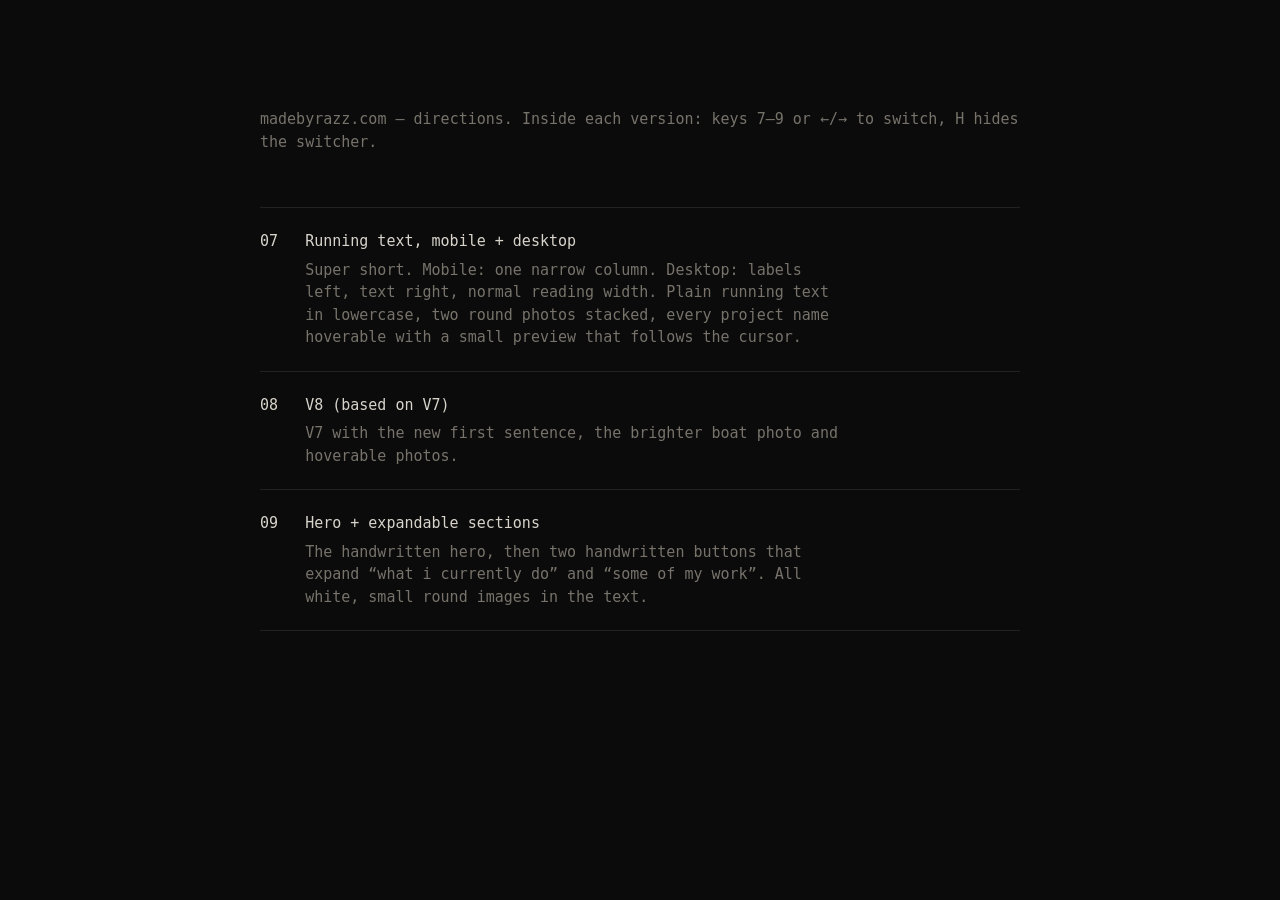
<file: index.html>
<!doctype html>
<html lang="en">
<head>
<meta charset="utf-8">
<meta name="viewport" content="width=device-width, initial-scale=1">
<title>madebyrazz.com — directions</title>
<style>
  :root { color-scheme: dark; }
  body { margin: 0; background: #0b0b0b; color: #d8d4cc; font: 15px/1.5 ui-monospace, Menlo, monospace; }
  main { max-width: 760px; margin: 0 auto; padding: 12vh 20px; }
  h1 { font-size: 15px; font-weight: 400; color: #77736b; margin: 0 0 6vh; }
  a { display: grid; grid-template-columns: 3ch 1fr; gap: 0 2ch; padding: 22px 0; border-top: 1px solid #222; color: inherit; text-decoration: none; }
  a:last-child { border-bottom: 1px solid #222; }
  a:hover strong { color: #fff; }
  strong { font-weight: 400; }
  p { grid-column: 2; margin: 6px 0 0; color: #77736b; max-width: 60ch; }
</style>
</head>
<body>
<main>
<h1>madebyrazz.com — directions. Inside each version: keys 7–9 or ←/→ to switch, H hides the switcher.</h1>
<a href="07/"><span>07</span><strong>Running text, mobile + desktop</strong><p>Super short. Mobile: one narrow column. Desktop: labels left, text right, normal reading width. Plain running text in lowercase, two round photos stacked, every project name hoverable with a small preview that follows the cursor.</p></a>
<a href="08/"><span>08</span><strong>V8 (based on V7)</strong><p>V7 with the new first sentence, the brighter boat photo and hoverable photos.</p></a>
<a href="09/"><span>09</span><strong>Hero + expandable sections</strong><p>The handwritten hero, then two handwritten buttons that expand “what i currently do” and “some of my work”. All white, small round images in the text.</p></a>
</main>
</body>
</html>
</file>
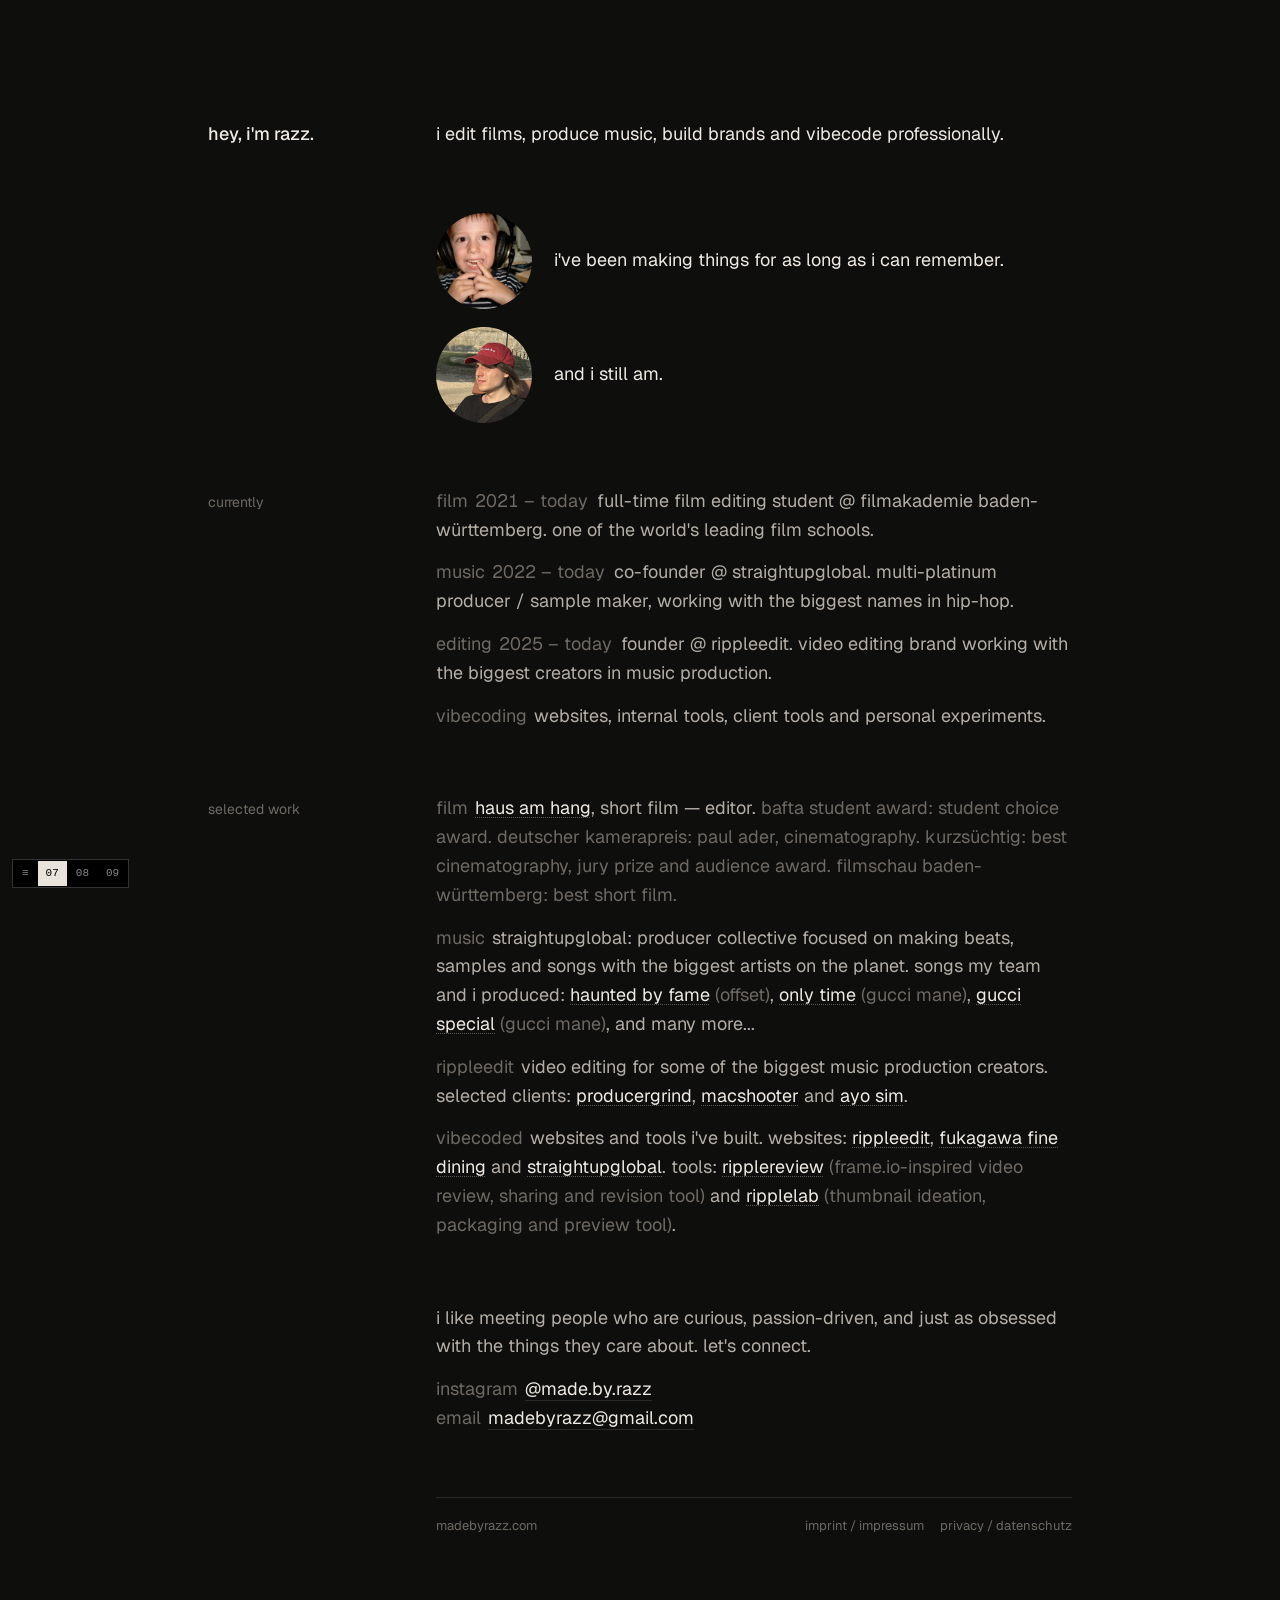
<file: 07/index.html>
<!doctype html>
<html lang="en">
<head>
<meta charset="utf-8">
<meta name="viewport" content="width=device-width, initial-scale=1">
<title>Razz — madebyrazz.com</title>
<meta name="description" content="I edit films, produce music, build brands and vibecode professionally.">
<meta name="theme-color" content="#0e0e0d">
<link rel="preconnect" href="https://fonts.googleapis.com">
<link rel="preconnect" href="https://fonts.gstatic.com" crossorigin>
<link rel="stylesheet" href="https://fonts.googleapis.com/css2?family=Geist:wght@400;500&display=swap">
<link rel="stylesheet" href="style.css">
<script>document.documentElement.classList.add('js')</script>
</head>
<body>
<main class="col">

<header class="intro">
  <h1>hey, i'm razz.</h1>
  <p>I edit films, produce music, build brands and vibecode professionally.</p>
</header>

<section class="me" aria-label="then and now">
  <figure><img class="" src="img/me-then.jpg" alt="Emanuel as a child, wearing studio headphones" width="480" height="480" loading="eager" decoding="async"><figcaption>I've been making things for as long as I can remember.</figcaption></figure>
  <figure><img class="" src="img/me-now.jpg" alt="Emanuel today, sitting on a bench" width="640" height="640" loading="eager" decoding="async"><figcaption>And I still am.</figcaption></figure>
</section>

<section>
  <h2>CURRENTLY</h2>
  <p><span class="k">FILM</span> <span class="yr">2021 – today</span> Full-time Film Editing Student @ Filmakademie Baden-Württemberg. One of the world's leading film schools.</p>
  <p><span class="k">MUSIC</span> <span class="yr">2022 – today</span> Co-Founder @ STRAIGHTUPGLOBAL. Multi-Platinum Producer / Sample Maker, working with the biggest names in hip-hop.</p>
  <p><span class="k">EDITING</span> <span class="yr">2025 – today</span> Founder @ RippleEdit. Video editing brand working with the biggest creators in music production.</p>
  <p><span class="k">VIBECODING</span> Websites, internal tools, client tools and personal experiments.</p>
</section>

<section>
  <h2>SELECTED WORK</h2>
  <p><span class="k">FILM</span> <span class="p" data-src="img/haus-am-hang.jpg" data-ratio="1.7937219730941705" data-cap="still: MDR / Paul Ader" tabindex="0">HAUS AM HANG</span>, short film — editor.
    <span class="dim">BAFTA Student Award: Student Choice Award. Deutscher Kamerapreis: Paul Ader, Cinematography. kurzsüchtig: best cinematography, jury prize and audience award. Filmschau Baden-Württemberg: Best Short Film.</span></p>
  <p><span class="k">MUSIC</span> STRAIGHTUPGLOBAL: Producer collective focused on making beats, samples and songs with the biggest artists on the planet. SONGS MY TEAM AND I PRODUCED: <a class="p" data-src="img/cover-haunted-by-fame.jpg" data-ratio="1" href="https://open.spotify.com/track/2pHnTA5XactfK9TvlHBKsu" target="_blank" rel="noopener">HAUNTED BY FAME</a> <span class="dim">(Offset)</span>, <a class="p" data-src="img/cover-only-time.jpg" data-ratio="1" href="https://open.spotify.com/track/3jZr9yjhzg2GGnvhRsJiua" target="_blank" rel="noopener">ONLY TIME</a> <span class="dim">(Gucci Mane)</span>, <a class="p" data-src="img/cover-gucci-special.jpg" data-ratio="1" href="https://open.spotify.com/track/094tyHLH13FLZvQ7HyrMTG" target="_blank" rel="noopener">GUCCI SPECIAL</a> <span class="dim">(Gucci Mane)</span>, and many more...</p>
  <p><span class="k">RIPPLEEDIT</span> Video editing for some of the biggest music production creators. SELECTED CLIENTS: <a class="p" data-src="img/ig-producergrind.jpg" data-ratio="1" href="https://www.instagram.com/producergrind/" target="_blank" rel="noopener">ProducerGrind</a>, <a class="p" data-src="img/ig-macshooter.jpg" data-ratio="1" href="https://www.instagram.com/macshooter49/" target="_blank" rel="noopener">MACSHOOTER</a> and <a class="p" data-src="img/ig-ayo-sim.jpg" data-ratio="1" href="https://www.instagram.com/1ayosim/" target="_blank" rel="noopener">Ayo Sim</a>.</p>
  <p><span class="k">VIBECODED</span> Websites and tools I've built. WEBSITES: <a class="p" data-src="img/site-rippleedit.jpg" data-ratio="1.6" data-cap="Video Editing Brand / Website" href="https://ripple-edit.com" target="_blank" rel="noopener">RIPPLEEDIT</a>, <span class="p" data-src="img/site-fukagawa.jpg" data-ratio="1.6" data-cap="Website / Brand" tabindex="0">FUKAGAWA FINE DINING</span> and <span class="p" data-src="img/site-sug-store.jpg" data-ratio="1.6" data-cap="E-Commerce / Music" tabindex="0">STRAIGHTUPGLOBAL</span>. TOOLS: <span class="p" data-src="img/tool-ripplereview.jpg" data-ratio="1.6" tabindex="0">RIPPLEREVIEW</span> <span class="dim">(Frame.io-inspired video review, sharing and revision tool)</span> and <span class="p" data-src="img/tool-ripplelab.jpg" data-ratio="1.6" tabindex="0">RIPPLELAB</span> <span class="dim">(Thumbnail ideation, packaging and preview tool)</span>.</p>
</section>

<section>
  <p>I like meeting people who are curious, passion-driven, and just as obsessed with the things they care about. Let's connect.</p>
  <p class="links"><span class="k">Instagram</span> <a href="https://instagram.com/made.by.razz">@made.by.razz</a><br><span class="k">Email</span> <a href="mailto:madebyrazz@gmail.com">madebyrazz@gmail.com</a></p>
</section>

<footer>
  <span>madebyrazz.com</span>
  <span class="legal"><a href="../imprint/">Imprint / Impressum</a><a href="../privacy/">Privacy / Datenschutz</a></span>
</footer>

</main>

<div class="peek" aria-hidden="true"><div class="frame"><img alt=""></div><p></p></div>
<script src="script.js" defer></script>
<script src="../shared/switcher.js" defer></script>
</body>
</html>
</file>
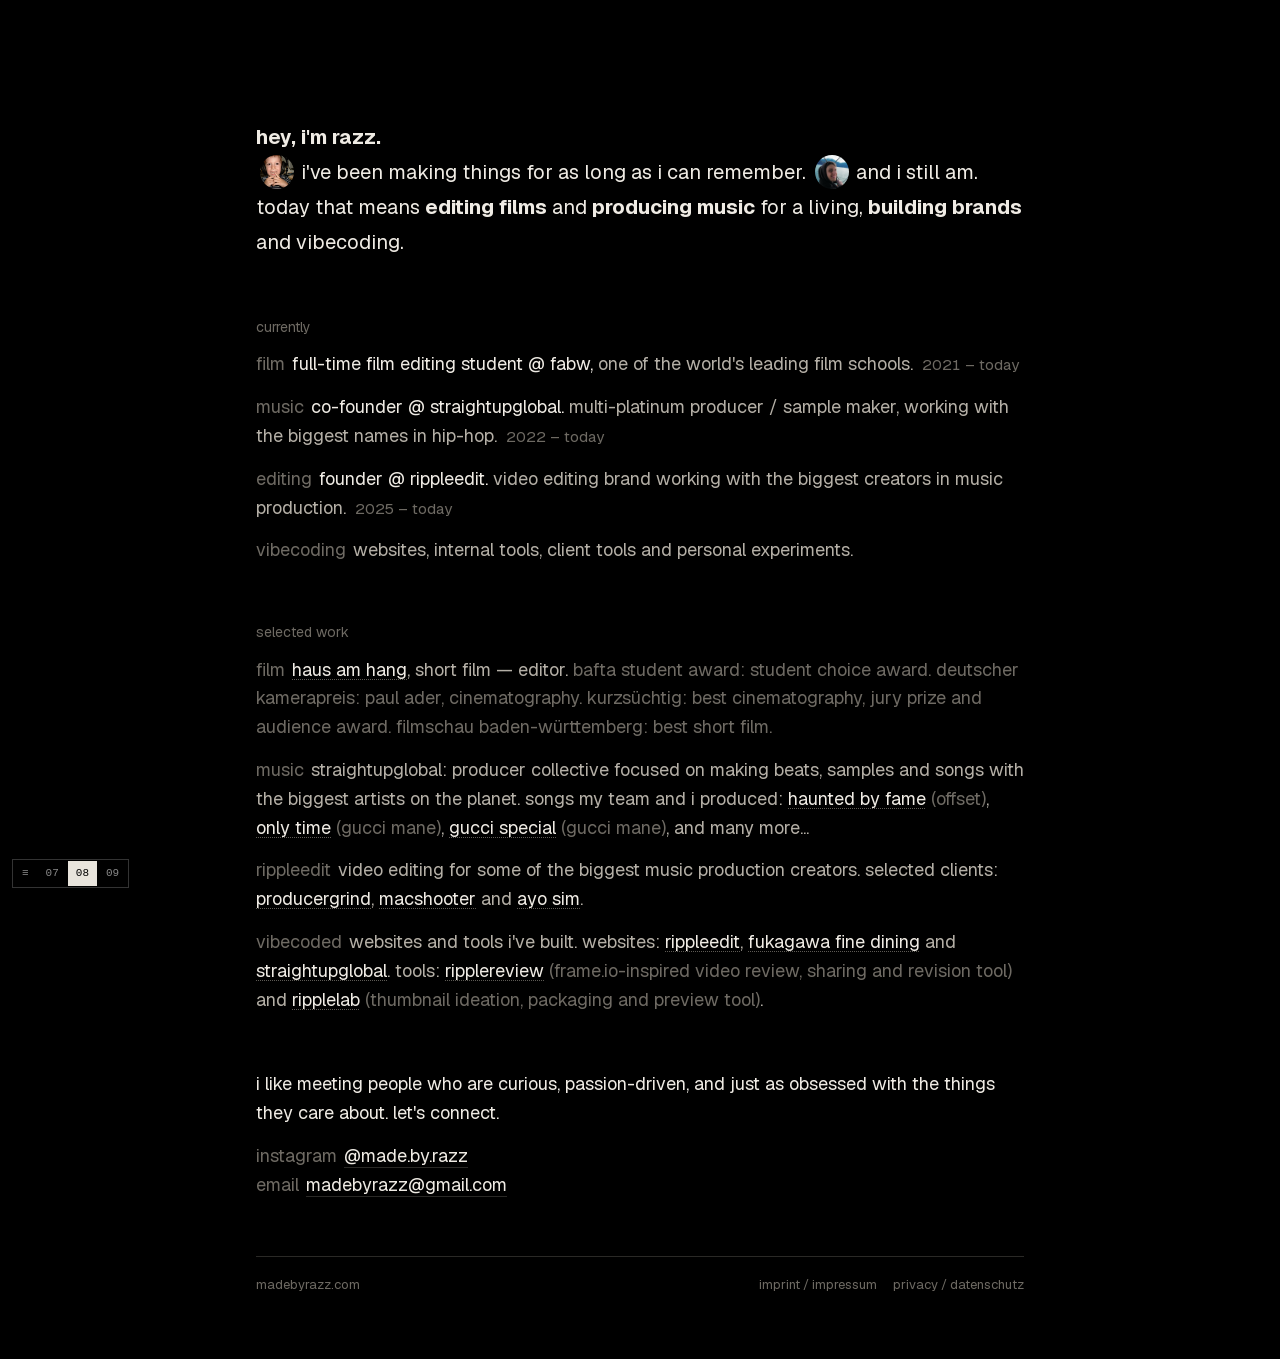
<file: 08/index.html>
<!doctype html>
<html lang="en">
<head>
<meta charset="utf-8">
<meta name="viewport" content="width=device-width, initial-scale=1">
<title>Razz — madebyrazz.com</title>
<meta name="description" content="Today that means editing films and producing music for a living, building brands and vibecoding.">
<meta name="theme-color" content="#000000">
<link rel="preload" href="fonts/geist.woff2" as="font" type="font/woff2" crossorigin>
<link rel="stylesheet" href="style.css">
<script>document.documentElement.classList.add('js')</script>
</head>
<body>
<main class="col">

<header class="intro">
  <h1>hey, i'm razz.</h1>
  <p><img class="p face" src="img/me-then.jpg" data-src="img/me-then.jpg" data-ratio="1" alt="Emanuel as a child, wearing studio headphones" width="480" height="480" tabindex="0"> I've been making things for as long as I can remember.
  <img class="p face" src="img/me-now.jpg" data-src="img/me-now.jpg" data-ratio="1" alt="Emanuel today, sitting on a bench" width="640" height="640" tabindex="0"> And I still am.
  Today that means <strong>editing films</strong> and <strong>producing music</strong> for a living, <strong>building brands</strong> and vibecoding.</p>
</header>

<section>
  <h2>CURRENTLY</h2>
  <p><span class="k">FILM</span> <span class="role">Full-time Film Editing Student @ FABW,</span> One of the world's leading film schools. <span class="yr">2021 – today</span></p>
  <p><span class="k">MUSIC</span> <span class="role">Co-Founder @ STRAIGHTUPGLOBAL.</span> Multi-Platinum Producer / Sample Maker, working with the biggest names in hip-hop. <span class="yr">2022 – today</span></p>
  <p><span class="k">EDITING</span> <span class="role">Founder @ RippleEdit.</span> Video editing brand working with the biggest creators in music production. <span class="yr">2025 – today</span></p>
  <p><span class="k">VIBECODING</span> Websites, internal tools, client tools and personal experiments.</p>
</section>

<section>
  <h2>SELECTED WORK</h2>
  <p><span class="k">FILM</span> <span class="p" data-src="img/haus-am-hang.jpg" data-ratio="1.7937219730941705" data-cap="still: MDR / Paul Ader" tabindex="0">HAUS AM HANG</span>, short film — editor.
    <span class="dim">BAFTA Student Award: Student Choice Award. Deutscher Kamerapreis: Paul Ader, Cinematography. kurzsüchtig: best cinematography, jury prize and audience award. Filmschau Baden-Württemberg: Best Short Film.</span></p>
  <p><span class="k">MUSIC</span> STRAIGHTUPGLOBAL: Producer collective focused on making beats, samples and songs with the biggest artists on the planet. SONGS MY TEAM AND I PRODUCED: <a class="p" data-src="img/cover-haunted-by-fame.jpg" data-ratio="1" href="https://open.spotify.com/track/2pHnTA5XactfK9TvlHBKsu" target="_blank" rel="noopener">HAUNTED BY FAME</a> <span class="dim">(Offset)</span>, <a class="p" data-src="img/cover-only-time.jpg" data-ratio="1" href="https://open.spotify.com/track/3jZr9yjhzg2GGnvhRsJiua" target="_blank" rel="noopener">ONLY TIME</a> <span class="dim">(Gucci Mane)</span>, <a class="p" data-src="img/cover-gucci-special.jpg" data-ratio="1" href="https://open.spotify.com/track/094tyHLH13FLZvQ7HyrMTG" target="_blank" rel="noopener">GUCCI SPECIAL</a> <span class="dim">(Gucci Mane)</span>, and many more...</p>
  <p><span class="k">RIPPLEEDIT</span> Video editing for some of the biggest music production creators. SELECTED CLIENTS: <a class="p" data-src="img/ig-producergrind.jpg" data-ratio="1" href="https://www.instagram.com/producergrind/" target="_blank" rel="noopener">ProducerGrind</a>, <a class="p" data-src="img/ig-macshooter.jpg" data-ratio="1" href="https://www.instagram.com/macshooter49/" target="_blank" rel="noopener">MACSHOOTER</a> and <a class="p" data-src="img/ig-ayo-sim.jpg" data-ratio="1" href="https://www.instagram.com/1ayosim/" target="_blank" rel="noopener">Ayo Sim</a>.</p>
  <p><span class="k">VIBECODED</span> Websites and tools I've built. WEBSITES: <a class="p" data-src="img/site-rippleedit.jpg" data-ratio="1.6" data-cap="Video Editing Brand / Website" href="https://ripple-edit.com" target="_blank" rel="noopener">RIPPLEEDIT</a>, <span class="p" data-src="img/site-fukagawa.jpg" data-ratio="1.6" data-cap="Website / Brand" tabindex="0">FUKAGAWA FINE DINING</span> and <span class="p" data-src="img/site-sug-store.jpg" data-ratio="1.6" data-cap="E-Commerce / Music" tabindex="0">STRAIGHTUPGLOBAL</span>. TOOLS: <span class="p" data-src="img/tool-ripplereview.jpg" data-ratio="1.6" tabindex="0">RIPPLEREVIEW</span> <span class="dim">(Frame.io-inspired video review, sharing and revision tool)</span> and <span class="p" data-src="img/tool-ripplelab.jpg" data-ratio="1.6" tabindex="0">RIPPLELAB</span> <span class="dim">(Thumbnail ideation, packaging and preview tool)</span>.</p>
</section>

<section>
  <p class="say">I like meeting people who are curious, passion-driven, and just as obsessed with the things they care about. Let's connect.</p>
  <p class="links"><span class="k">Instagram</span> <a href="https://instagram.com/made.by.razz">@made.by.razz</a><br><span class="k">Email</span> <a href="mailto:madebyrazz@gmail.com">madebyrazz@gmail.com</a></p>
</section>

<footer>
  <span>madebyrazz.com</span>
  <span class="legal"><a href="../imprint/">Imprint / Impressum</a><a href="../privacy/">Privacy / Datenschutz</a></span>
</footer>

</main>

<div class="peek" aria-hidden="true"><div class="frame"><img alt=""></div><p></p></div>
<script src="script.js" defer></script>
<script src="../shared/switcher.js" defer></script>
</body>
</html>
</file>
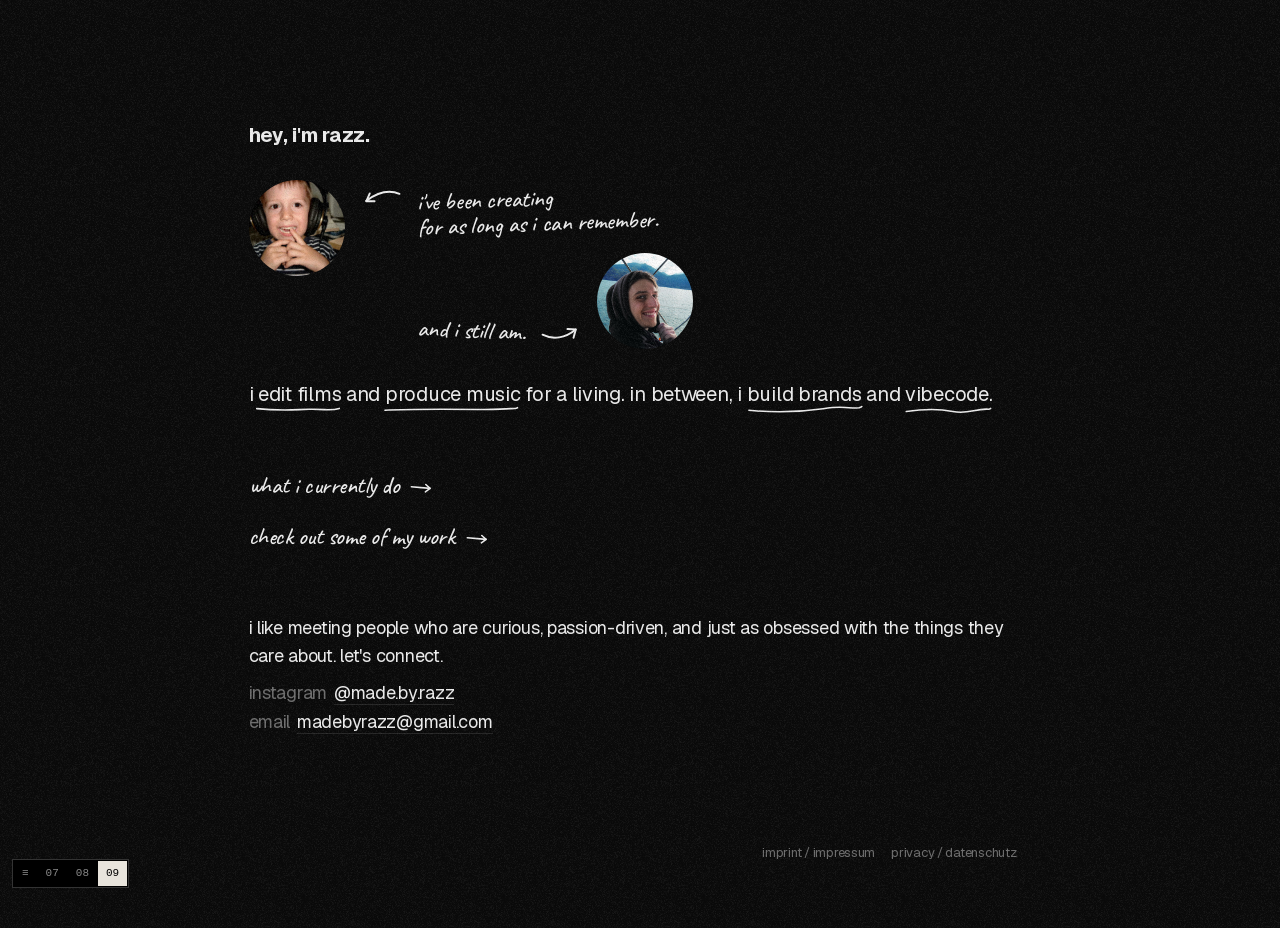
<file: 09/index.html>
<!doctype html>
<html lang="en">
<head>
<meta charset="utf-8">
<meta name="viewport" content="width=device-width, initial-scale=1">
<title>razz - editor, producer & creative</title>
<meta name="description" content="I edit films and produce music for a living. In between, I build brands and vibecode.">
<meta name="theme-color" content="#0a0a0a">
<link rel="preload" href="fonts/geist.woff2" as="font" type="font/woff2" crossorigin>
<link rel="preload" href="fonts/caveat.woff2" as="font" type="font/woff2" crossorigin>
<link rel="stylesheet" href="style.css">
<link rel="icon" type="image/png" sizes="64x64" href="img/favicon-64.png">
<link rel="icon" type="image/png" sizes="512x512" href="img/favicon-512.png">
<link rel="apple-touch-icon" href="img/apple-touch-icon.png">
<meta property="og:type" content="website">
<meta property="og:url" content="https://madebyrazz.com/">
<meta property="og:title" content="razz - editor, producer & creative">
<meta property="og:description" content="i edit films and produce music for a living. in between, i build brands and vibecode.">
<meta property="og:image" content="https://madebyrazz.com/img/og.png">
<meta property="og:image:width" content="1200">
<meta property="og:image:height" content="630">
<meta name="twitter:card" content="summary_large_image">
<meta name="twitter:image" content="https://madebyrazz.com/img/og.png">
<script>document.documentElement.classList.add('js')</script>
</head>
<body>
<div class="grain" aria-hidden="true"></div>

<main class="col">

<header class="intro">
  <h1 class="in" style="--t:.05s">hey, i'm razz.</h1>
  <figure class="row then in" style="--t:.12s">
    <img class="p face" src="img/me-then.jpg" data-src="img/me-then.jpg" data-ratio="1" alt="Emanuel as a child, wearing studio headphones" width="480" height="480" tabindex="0">
    <svg class="arrow" viewBox="0 0 48 28" fill="none" stroke="currentColor" stroke-width="2.2" stroke-linecap="round" stroke-linejoin="round"><path class="draw" d="M44 9 C 32 4, 18 8, 6 17"/><path class="draw tip" d="M15.5 17.5 L 6 17.5 L 10 8.5"/></svg>
    <figcaption class="hand">i've been creating<br>for as long as i can remember.</figcaption>
  </figure>
  <figure class="row now in" style="--t:.19s">
    <figcaption class="hand">And I still am.</figcaption>
    <svg class="arrow" viewBox="0 0 48 28" fill="none" stroke="currentColor" stroke-width="2.2" stroke-linecap="round" stroke-linejoin="round"><path class="draw" d="M4 18 C 16 24, 30 22, 42 12"/><path class="draw tip" d="M39.5 21.5 L 42 12 L 32.5 11.5"/></svg>
    <img class="p face" src="img/me-now.jpg" data-src="img/me-now.jpg" data-ratio="1" alt="Emanuel today, sitting on a bench" width="640" height="640" tabindex="0">
  </figure>
  <p class="today in" style="--t:.26s">I <span class="scribble" style="--d:0">edit films<svg viewBox="0 0 100 10" preserveAspectRatio="none" aria-hidden="true"><path d="M0.8 4 C 27.6 6.7, 42.4 5.2, 61.1 4.8 S 85.7 6.9, 95.4 3.8"/></svg></span> and <span class="scribble" style="--d:1">produce music<svg viewBox="0 0 100 10" preserveAspectRatio="none" aria-hidden="true"><path d="M1.4 5.8 C 17.9 4.3, 42.7 4.6, 67.7 4.9 S 90.3 3.6, 94.8 3.8 q 1.8 -0.7 1.6 -0.9"/></svg></span> for a living. In between, I <span class="scribble" style="--d:2">build brands<svg viewBox="0 0 100 10" preserveAspectRatio="none" aria-hidden="true"><path d="M3.3 5.9 C 22.9 8.3, 44.5 8.1, 65.8 4.1 S 80.4 4.6, 96.3 3.1 q 2.2 -1.1 2.1 -1.5"/></svg></span> and <span class="scribble" style="--d:3">vibecode<svg viewBox="0 0 100 10" preserveAspectRatio="none" aria-hidden="true"><path d="M3.7 7.3 C 23 4.5, 39.1 3.8, 56.7 7.2 S 82.5 3.6, 97.5 4.7 q 2 -0.5 2.3 -1"/></svg></span>.</p>
</header>

<details class="more in" style="--t:.33s">
  <summary><span class="hand">what i currently do</span><svg class="go" viewBox="0 0 40 40" fill="none" stroke="currentColor" stroke-linecap="round" stroke-linejoin="round" aria-hidden="true"><path class="shaft" d="M3 10 L 27 12"/><path class="tip" d="M21.5 7 L 27 12 L 21 16.5"/></svg></summary>
  <div class="body">
    <p><span class="k">film:<svg viewBox="0 0 100 10" preserveAspectRatio="none" aria-hidden="true" style="--i:0"><path d="M4.6 6.3 C 13.9 5.7, 45 7.9, 67.5 6.9 S 86.3 8.3, 99.3 5.7"/></svg></span> full-time film editing student @ <a class="p org" data-src="img/logo-fabw-badge.svg" data-title="Film Academy Baden-Württemberg" data-desc="Film school in Ludwigsburg, Germany. Its students have won Student Academy Awards, BAFTA Student Awards and more." href="https://www.filmakademie.de" target="_blank" rel="noopener"><img class="ico" src="img/logo-fabw-badge.svg" alt="Film Academy Baden-Württemberg" loading="lazy" decoding="async"><span class="t">fabw</span></a>, <span class="dim">one of the world's leading film schools.</span></p>
    <p><span class="k">music:<svg viewBox="0 0 100 10" preserveAspectRatio="none" aria-hidden="true" style="--i:1"><path d="M2.8 4 C 17.2 6.8, 43 7.2, 67.7 6 S 89.5 5.1, 97.5 6.7"/></svg></span> co-founder @ <a class="p org" data-src="img/logo-sug-badge.jpg" data-title="STRAIGHTUPGLOBAL" data-desc="Producer collective making samples that end up in songs with the biggest names in hip-hop." href="https://www.instagram.com/straightupglobal/" target="_blank" rel="noopener"><img class="ico" src="img/logo-sug-badge.jpg" alt="STRAIGHTUPGLOBAL" loading="lazy" decoding="async"><span class="t">straightupglobal</span></a>, <span class="dim">multi-platinum producer / sample maker.</span></p>
    <p><span class="k">editing:<svg viewBox="0 0 100 10" preserveAspectRatio="none" aria-hidden="true" style="--i:2"><path d="M1.6 5.1 C 12.1 2.6, 50.9 7.6, 63.2 4.1 S 86.7 6.1, 97.9 8 q 2.5 -0.8 2.7 -1.3"/></svg></span> founder @ <a class="p org" data-src="img/logo-rippleedit-badge.jpg" data-title="RippleEdit" data-desc="Video editing services for the biggest music production creators and their content across social media." href="https://ripple-edit.com" target="_blank" rel="noopener"><img class="ico" src="img/logo-rippleedit-badge.jpg" alt="RippleEdit" loading="lazy" decoding="async"><span class="t">rippleedit</span></a>, <span class="dim">working with the biggest creators in music production.</span></p>
    <p class="quiet"><span class="k">vibecoding:</span> Websites, internal tools, client tools and personal experiments.</p>
  </div>
</details>

<details class="more in" style="--t:.4s">
  <summary><span class="hand">check out some of my work</span><svg class="go" viewBox="0 0 40 40" fill="none" stroke="currentColor" stroke-linecap="round" stroke-linejoin="round" aria-hidden="true"><path class="shaft" d="M3 10 L 27 12"/><path class="tip" d="M21.5 7 L 27 12 L 21 16.5"/></svg></summary>
  <div class="body">
    <p><span class="k">one of the films i edited:</span> <a class="p" data-src="img/haus-am-hang-graded.jpg" data-ratio="1" data-title="Halfway House" data-desc="Short film. In a youth detention facility in the Black Forest, the disciplined Jurek is thrown off balance by the new inmate Sascha. Directed by Konstantin Münzel, cinematography by Paul Ader, edited by me." href="https://youtu.be/LbID0HTj_wI" target="_blank" rel="noopener"><img class="ico" src="img/haus-am-hang-graded.jpg" alt="" loading="lazy" decoding="async"><span class="t">halfway house</span></a>. <span class="dim">BAFTA Student Award: Student Choice Award. Deutscher Kamerapreis: Paul Ader, Cinematography. kurzsüchtig: best cinematography, jury prize and audience award. Filmschau Baden-Württemberg: Best Short Film.</span></p>
    <p><span class="k">songs my team and i produced:</span> <a class="p" data-src="img/cover-haunted-by-fame.jpg" data-ratio="1" data-title="Haunted by Fame" data-desc="Offset, 18.4M monthly listeners. The title track of his album Haunted by Fame, built on a sample of ours." href="https://open.spotify.com/track/2pHnTA5XactfK9TvlHBKsu" target="_blank" rel="noopener"><img class="ico" src="img/cover-haunted-by-fame.jpg" alt="" loading="lazy" decoding="async"><span class="t">HAUNTED BY FAME</span></a> <span class="dim">(Offset)</span>, <a class="p" data-src="img/cover-only-time.jpg" data-ratio="1" data-title="Only Time" data-desc="Gucci Mane, 19.7M monthly listeners. Built on a sample of ours." href="https://open.spotify.com/track/3jZr9yjhzg2GGnvhRsJiua" target="_blank" rel="noopener"><img class="ico" src="img/cover-only-time.jpg" alt="" loading="lazy" decoding="async"><span class="t">ONLY TIME</span></a> <span class="dim">(Gucci Mane)</span>, <a class="p" data-src="img/cover-gucci-special.jpg" data-ratio="1" data-title="Gucci Special" data-desc="Gucci Mane, 19.7M monthly listeners. A beat of ours that sat on a hard drive for two years before it got placed." href="https://open.spotify.com/track/094tyHLH13FLZvQ7HyrMTG" target="_blank" rel="noopener"><img class="ico" src="img/cover-gucci-special.jpg" alt="" loading="lazy" decoding="async"><span class="t">GUCCI SPECIAL</span></a> <span class="dim">(Gucci Mane)</span>, <span class="dim">and many more...</span></p>
    <p><span class="k">creators i edit for:</span> <a class="p" data-src="img/ig-producergrind.jpg" data-ratio="1" data-title="ProducerGrind" data-desc="Was the biggest podcast and hub for producers, with interviews with Metro Boomin, Zaytoven, Timbaland and more. 244K YouTube subscribers · 281K Instagram followers." href="https://www.instagram.com/producergrind/" target="_blank" rel="noopener"><img class="ico" src="img/ig-producergrind.jpg" alt="" loading="lazy" decoding="async"><span class="t">ProducerGrind</span></a>, <a class="p" data-src="img/ig-macshooter.jpg" data-ratio="1" data-title="MACSHOOTER" data-desc="Producer and creator with credits for Future, Polo G, Young Thug and G Herbo. 69K YouTube subscribers · 51.8K Instagram followers." href="https://www.instagram.com/macshooter49/" target="_blank" rel="noopener"><img class="ico" src="img/ig-macshooter.jpg" alt="" loading="lazy" decoding="async"><span class="t">MACSHOOTER</span></a> and <a class="p" data-src="img/ig-ayo-sim.jpg" data-ratio="1" data-title="Ayo Sim" data-desc="Platinum producer behind songs for Gunna, Lil Baby and Lil Durk. Started his content in late 2025 and runs it at a seriously high level. 4.67K YouTube subscribers · 13.4K Instagram followers." href="https://www.instagram.com/1ayosim/" target="_blank" rel="noopener"><img class="ico" src="img/ig-ayo-sim.jpg" alt="" loading="lazy" decoding="async"><span class="t">Ayo Sim</span></a>.</p>
    <p class="quiet"><span class="k">websites i vibecoded:</span> <a class="p" data-src="img/logo-rippleedit-badge.jpg" data-ratio="1" data-title="RippleEdit, portfolio website" data-desc="The brand’s business card: a clean portfolio with scroll effects that serve the story, and a direct way to send inquiries." href="https://ripple-edit.com" target="_blank" rel="noopener"><img class="ico" src="img/logo-rippleedit-badge.jpg" alt="" loading="lazy" decoding="async"><span class="t">rippleedit</span></a>, <a class="p" data-src="img/site-fukagawa.jpg" data-ratio="1" data-title="Fukagawa Fine Dining, website and brand" data-desc="Bringing the restaurant online the way it feels in person: a precise, warm room and the art of ikebana. Built for a close friend, the owner." href="https://razzdiditagain.github.io/fukagawa-v7/" target="_blank" rel="noopener"><img class="ico" src="img/site-fukagawa.jpg" alt="" loading="lazy" decoding="async"><span class="t">fukagawa fine dining</span></a> and <a class="p" data-src="img/logo-sug-badge.jpg" data-ratio="1" data-title="STRAIGHTUPGLOBAL, Shopify store" data-desc="A professional home with a clear brand identity that gives producers access to our samples." href="https://7b4b9b.myshopify.com" target="_blank" rel="noopener"><img class="ico" src="img/logo-sug-badge.jpg" alt="" loading="lazy" decoding="async"><span class="t">straightupglobal</span></a>.</p>
    <p class="quiet"><span class="k">tools i vibecoded:</span> <span class="p" data-src="img/logo-ripplereview-badge.jpg" data-ratio="1" data-title="RippleReview" data-desc="Client-internal tool for RippleEdit clients: Frame.io-inspired video review, sharing and revisions." tabindex="0"><img class="ico" src="img/logo-ripplereview-badge.jpg" alt="" loading="lazy" decoding="async"><span class="t">ripplereview</span></span>, <span class="p" data-src="img/logo-ripplelab-badge.jpg" data-ratio="1" data-title="RippleLab" data-desc="Internal tool for RippleEdit: thumbnail ideation, packaging and preview." tabindex="0"><img class="ico" src="img/logo-ripplelab-badge.jpg" alt="" loading="lazy" decoding="async"><span class="t">ripplelab</span></span> and <span class="p" data-src="img/logo-sugpacks-badge.jpg" data-ratio="1" data-title="SUG Packs" data-desc="Internal tool for STRAIGHTUPGLOBAL: a smart library for our samples." tabindex="0"><img class="ico" src="img/logo-sugpacks-badge.jpg" alt="" loading="lazy" decoding="async"><span class="t">sug packs</span></span>.</p>
  </div>
</details>

<section class="in" style="--t:.47s">
  <p class="say">I like meeting people who are curious, passion-driven, and just as obsessed with the things they care about. Let's connect.</p>
  <p class="links"><span class="k">Instagram</span> <a href="https://instagram.com/made.by.razz" target="_blank" rel="noopener">@made.by.razz</a><br><span class="k">Email</span> <a href="mailto:madebyrazz@gmail.com">madebyrazz@gmail.com</a></p>
</section>

<footer class="in" style="--t:.54s">
  <span class="legal"><a href="../imprint/">Imprint / Impressum</a><a href="../privacy/">Privacy / Datenschutz</a></span>
</footer>

</main>

<div class="peek" aria-hidden="true"><div class="frame"><img alt=""></div><p></p><div class="info"><b></b><span></span></div></div>
<script src="script.js" defer></script>
<script src="../shared/switcher.js" defer></script>
</body>
</html>
</file>
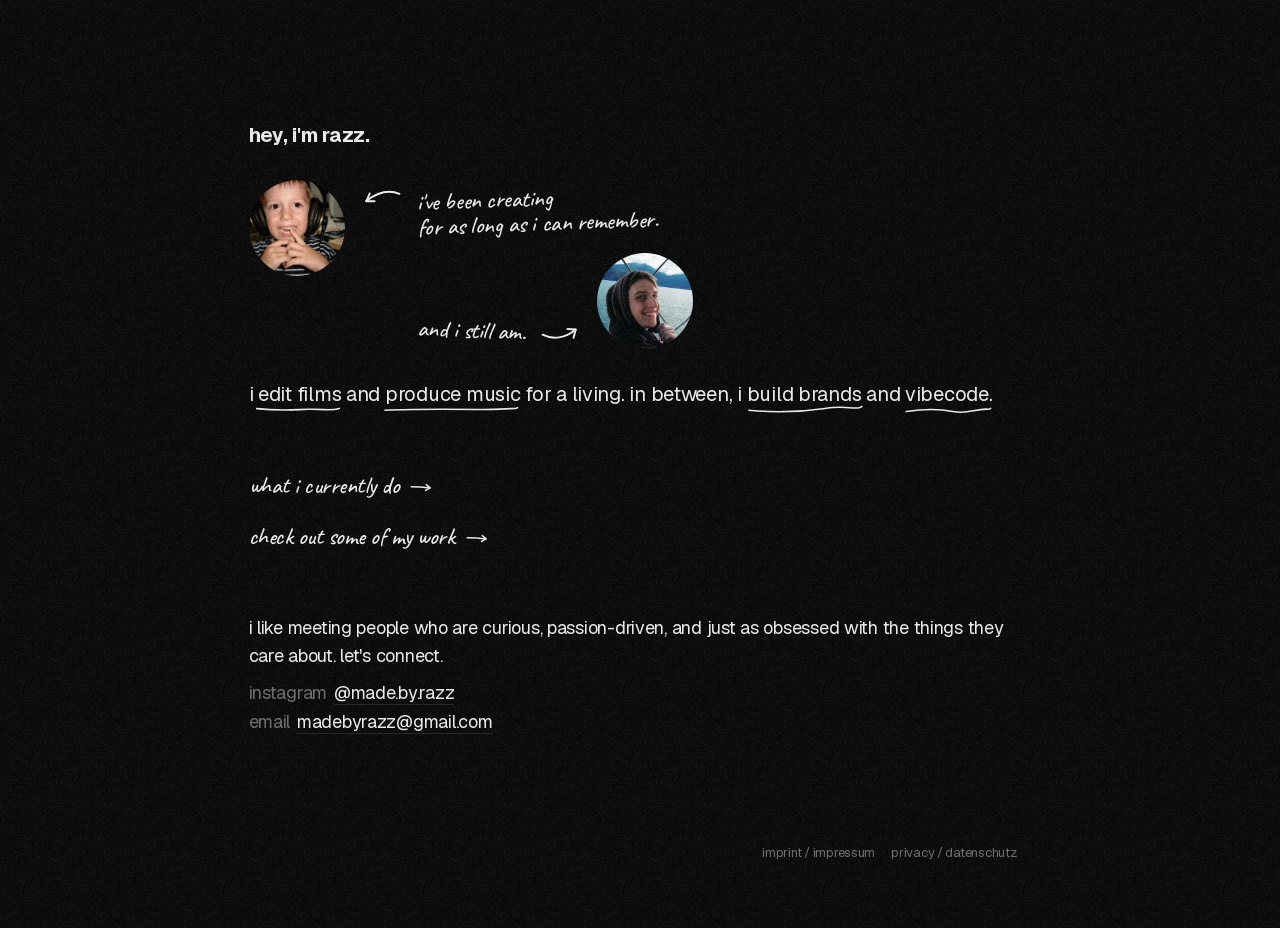
<file: docs/index.html>
<!doctype html>
<html lang="en">
<head>
<meta charset="utf-8">
<meta name="viewport" content="width=device-width, initial-scale=1">
<title>razz - editor, producer & creative</title>
<meta name="description" content="I edit films and produce music for a living. In between, I build brands and vibecode.">
<meta name="theme-color" content="#0a0a0a">
<link rel="preload" href="fonts/geist.woff2" as="font" type="font/woff2" crossorigin>
<link rel="preload" href="fonts/caveat.woff2" as="font" type="font/woff2" crossorigin>
<link rel="stylesheet" href="style.css">
<link rel="icon" type="image/png" sizes="64x64" href="img/favicon-64.png">
<link rel="icon" type="image/png" sizes="512x512" href="img/favicon-512.png">
<link rel="apple-touch-icon" href="img/apple-touch-icon.png">
<meta property="og:type" content="website">
<meta property="og:url" content="https://madebyrazz.com/">
<meta property="og:title" content="razz - editor, producer & creative">
<meta property="og:description" content="i edit films and produce music for a living. in between, i build brands and vibecode.">
<meta property="og:image" content="https://madebyrazz.com/img/og.png">
<meta property="og:image:width" content="1200">
<meta property="og:image:height" content="630">
<meta name="twitter:card" content="summary_large_image">
<meta name="twitter:image" content="https://madebyrazz.com/img/og.png">
<script>document.documentElement.classList.add('js')</script>
</head>
<body>
<div class="grain" aria-hidden="true"></div>

<main class="col">

<header class="intro">
  <h1 class="in" style="--t:.05s">hey, i'm razz.</h1>
  <figure class="row then in" style="--t:.12s">
    <img class="p face" src="img/me-then.jpg" data-src="img/me-then.jpg" data-ratio="1" alt="Emanuel as a child, wearing studio headphones" width="480" height="480" tabindex="0">
    <svg class="arrow" viewBox="0 0 48 28" fill="none" stroke="currentColor" stroke-width="2.2" stroke-linecap="round" stroke-linejoin="round"><path class="draw" d="M44 9 C 32 4, 18 8, 6 17"/><path class="draw tip" d="M15.5 17.5 L 6 17.5 L 10 8.5"/></svg>
    <figcaption class="hand">i've been creating<br>for as long as i can remember.</figcaption>
  </figure>
  <figure class="row now in" style="--t:.19s">
    <figcaption class="hand">And I still am.</figcaption>
    <svg class="arrow" viewBox="0 0 48 28" fill="none" stroke="currentColor" stroke-width="2.2" stroke-linecap="round" stroke-linejoin="round"><path class="draw" d="M4 18 C 16 24, 30 22, 42 12"/><path class="draw tip" d="M39.5 21.5 L 42 12 L 32.5 11.5"/></svg>
    <img class="p face" src="img/me-now.jpg" data-src="img/me-now.jpg" data-ratio="1" alt="Emanuel today, sitting on a bench" width="640" height="640" tabindex="0">
  </figure>
  <p class="today in" style="--t:.26s">I <span class="scribble" style="--d:0">edit films<svg viewBox="0 0 100 10" preserveAspectRatio="none" aria-hidden="true"><path d="M0.8 4 C 27.6 6.7, 42.4 5.2, 61.1 4.8 S 85.7 6.9, 95.4 3.8"/></svg></span> and <span class="scribble" style="--d:1">produce music<svg viewBox="0 0 100 10" preserveAspectRatio="none" aria-hidden="true"><path d="M1.4 5.8 C 17.9 4.3, 42.7 4.6, 67.7 4.9 S 90.3 3.6, 94.8 3.8 q 1.8 -0.7 1.6 -0.9"/></svg></span> for a living. In between, I <span class="scribble" style="--d:2">build brands<svg viewBox="0 0 100 10" preserveAspectRatio="none" aria-hidden="true"><path d="M3.3 5.9 C 22.9 8.3, 44.5 8.1, 65.8 4.1 S 80.4 4.6, 96.3 3.1 q 2.2 -1.1 2.1 -1.5"/></svg></span> and <span class="scribble" style="--d:3">vibecode<svg viewBox="0 0 100 10" preserveAspectRatio="none" aria-hidden="true"><path d="M3.7 7.3 C 23 4.5, 39.1 3.8, 56.7 7.2 S 82.5 3.6, 97.5 4.7 q 2 -0.5 2.3 -1"/></svg></span>.</p>
</header>

<details class="more in" style="--t:.33s">
  <summary><span class="hand">what i currently do</span><svg class="go" viewBox="0 0 40 40" fill="none" stroke="currentColor" stroke-linecap="round" stroke-linejoin="round" aria-hidden="true"><path class="shaft" d="M3 10 L 27 12"/><path class="tip" d="M21.5 7 L 27 12 L 21 16.5"/></svg></summary>
  <div class="body">
    <p><span class="k">film:<svg viewBox="0 0 100 10" preserveAspectRatio="none" aria-hidden="true" style="--i:0"><path d="M4.6 6.3 C 13.9 5.7, 45 7.9, 67.5 6.9 S 86.3 8.3, 99.3 5.7"/></svg></span> full-time film editing student @ <a class="p org" data-src="img/logo-fabw-badge.svg" data-title="Film Academy Baden-Württemberg" data-desc="Film school in Ludwigsburg, Germany. Its students have won Student Academy Awards, BAFTA Student Awards and more." href="https://www.filmakademie.de" target="_blank" rel="noopener"><img class="ico" src="img/logo-fabw-badge.svg" alt="Film Academy Baden-Württemberg" loading="lazy" decoding="async"><span class="t">fabw</span></a>, <span class="dim">one of the world's leading film schools.</span></p>
    <p><span class="k">music:<svg viewBox="0 0 100 10" preserveAspectRatio="none" aria-hidden="true" style="--i:1"><path d="M2.8 4 C 17.2 6.8, 43 7.2, 67.7 6 S 89.5 5.1, 97.5 6.7"/></svg></span> co-founder @ <a class="p org" data-src="img/logo-sug-badge.jpg" data-title="STRAIGHTUPGLOBAL" data-desc="Producer collective making samples that end up in songs with the biggest names in hip-hop." href="https://www.instagram.com/straightupglobal/" target="_blank" rel="noopener"><img class="ico" src="img/logo-sug-badge.jpg" alt="STRAIGHTUPGLOBAL" loading="lazy" decoding="async"><span class="t">straightupglobal</span></a>, <span class="dim">multi-platinum producer / sample maker.</span></p>
    <p><span class="k">editing:<svg viewBox="0 0 100 10" preserveAspectRatio="none" aria-hidden="true" style="--i:2"><path d="M1.6 5.1 C 12.1 2.6, 50.9 7.6, 63.2 4.1 S 86.7 6.1, 97.9 8 q 2.5 -0.8 2.7 -1.3"/></svg></span> founder @ <a class="p org" data-src="img/logo-rippleedit-badge.jpg" data-title="RippleEdit" data-desc="Video editing services for the biggest music production creators and their content across social media." href="https://ripple-edit.com" target="_blank" rel="noopener"><img class="ico" src="img/logo-rippleedit-badge.jpg" alt="RippleEdit" loading="lazy" decoding="async"><span class="t">rippleedit</span></a>, <span class="dim">working with the biggest creators in music production.</span></p>
    <p class="quiet"><span class="k">vibecoding:</span> Websites, internal tools, client tools and personal experiments.</p>
  </div>
</details>

<details class="more in" style="--t:.4s">
  <summary><span class="hand">check out some of my work</span><svg class="go" viewBox="0 0 40 40" fill="none" stroke="currentColor" stroke-linecap="round" stroke-linejoin="round" aria-hidden="true"><path class="shaft" d="M3 10 L 27 12"/><path class="tip" d="M21.5 7 L 27 12 L 21 16.5"/></svg></summary>
  <div class="body">
    <p><span class="k">one of the films i edited:</span> <a class="p" data-src="img/haus-am-hang-graded.jpg" data-ratio="1" data-title="Halfway House" data-desc="Short film. In a youth detention facility in the Black Forest, the disciplined Jurek is thrown off balance by the new inmate Sascha. Directed by Konstantin Münzel, cinematography by Paul Ader, edited by me." href="https://youtu.be/LbID0HTj_wI" target="_blank" rel="noopener"><img class="ico" src="img/haus-am-hang-graded.jpg" alt="" loading="lazy" decoding="async"><span class="t">halfway house</span></a>. <span class="dim">BAFTA Student Award: Student Choice Award. Deutscher Kamerapreis: Paul Ader, Cinematography. kurzsüchtig: best cinematography, jury prize and audience award. Filmschau Baden-Württemberg: Best Short Film.</span></p>
    <p><span class="k">songs my team and i produced:</span> <a class="p" data-src="img/cover-haunted-by-fame.jpg" data-ratio="1" data-title="Haunted by Fame" data-desc="Offset, 18.4M monthly listeners. The title track of his album Haunted by Fame, built on a sample of ours." href="https://open.spotify.com/track/2pHnTA5XactfK9TvlHBKsu" target="_blank" rel="noopener"><img class="ico" src="img/cover-haunted-by-fame.jpg" alt="" loading="lazy" decoding="async"><span class="t">HAUNTED BY FAME</span></a> <span class="dim">(Offset)</span>, <a class="p" data-src="img/cover-only-time.jpg" data-ratio="1" data-title="Only Time" data-desc="Gucci Mane, 19.7M monthly listeners. Built on a sample of ours." href="https://open.spotify.com/track/3jZr9yjhzg2GGnvhRsJiua" target="_blank" rel="noopener"><img class="ico" src="img/cover-only-time.jpg" alt="" loading="lazy" decoding="async"><span class="t">ONLY TIME</span></a> <span class="dim">(Gucci Mane)</span>, <a class="p" data-src="img/cover-gucci-special.jpg" data-ratio="1" data-title="Gucci Special" data-desc="Gucci Mane, 19.7M monthly listeners. A beat of ours that sat on a hard drive for two years before it got placed." href="https://open.spotify.com/track/094tyHLH13FLZvQ7HyrMTG" target="_blank" rel="noopener"><img class="ico" src="img/cover-gucci-special.jpg" alt="" loading="lazy" decoding="async"><span class="t">GUCCI SPECIAL</span></a> <span class="dim">(Gucci Mane)</span>, <span class="dim">and many more...</span></p>
    <p><span class="k">creators i edit for:</span> <a class="p" data-src="img/ig-producergrind.jpg" data-ratio="1" data-title="ProducerGrind" data-desc="Was the biggest podcast and hub for producers, with interviews with Metro Boomin, Zaytoven, Timbaland and more. 244K YouTube subscribers · 281K Instagram followers." href="https://www.instagram.com/producergrind/" target="_blank" rel="noopener"><img class="ico" src="img/ig-producergrind.jpg" alt="" loading="lazy" decoding="async"><span class="t">ProducerGrind</span></a>, <a class="p" data-src="img/ig-macshooter.jpg" data-ratio="1" data-title="MACSHOOTER" data-desc="Producer and creator with credits for Future, Polo G, Young Thug and G Herbo. 69K YouTube subscribers · 51.8K Instagram followers." href="https://www.instagram.com/macshooter49/" target="_blank" rel="noopener"><img class="ico" src="img/ig-macshooter.jpg" alt="" loading="lazy" decoding="async"><span class="t">MACSHOOTER</span></a> and <a class="p" data-src="img/ig-ayo-sim.jpg" data-ratio="1" data-title="Ayo Sim" data-desc="Platinum producer behind songs for Gunna, Lil Baby and Lil Durk. Started his content in late 2025 and runs it at a seriously high level. 4.67K YouTube subscribers · 13.4K Instagram followers." href="https://www.instagram.com/1ayosim/" target="_blank" rel="noopener"><img class="ico" src="img/ig-ayo-sim.jpg" alt="" loading="lazy" decoding="async"><span class="t">Ayo Sim</span></a>.</p>
    <p class="quiet"><span class="k">websites i vibecoded:</span> <a class="p" data-src="img/logo-rippleedit-badge.jpg" data-ratio="1" data-title="RippleEdit, portfolio website" data-desc="The brand’s business card: a clean portfolio with scroll effects that serve the story, and a direct way to send inquiries." href="https://ripple-edit.com" target="_blank" rel="noopener"><img class="ico" src="img/logo-rippleedit-badge.jpg" alt="" loading="lazy" decoding="async"><span class="t">rippleedit</span></a>, <a class="p" data-src="img/site-fukagawa.jpg" data-ratio="1" data-title="Fukagawa Fine Dining, website and brand" data-desc="Bringing the restaurant online the way it feels in person: a precise, warm room and the art of ikebana. Built for a close friend, the owner." href="https://razzdiditagain.github.io/fukagawa-v7/" target="_blank" rel="noopener"><img class="ico" src="img/site-fukagawa.jpg" alt="" loading="lazy" decoding="async"><span class="t">fukagawa fine dining</span></a> and <a class="p" data-src="img/logo-sug-badge.jpg" data-ratio="1" data-title="STRAIGHTUPGLOBAL, Shopify store" data-desc="A professional home with a clear brand identity that gives producers access to our samples." href="https://7b4b9b.myshopify.com" target="_blank" rel="noopener"><img class="ico" src="img/logo-sug-badge.jpg" alt="" loading="lazy" decoding="async"><span class="t">straightupglobal</span></a>.</p>
    <p class="quiet"><span class="k">tools i vibecoded:</span> <span class="p" data-src="img/logo-ripplereview-badge.jpg" data-ratio="1" data-title="RippleReview" data-desc="Client-internal tool for RippleEdit clients: Frame.io-inspired video review, sharing and revisions." tabindex="0"><img class="ico" src="img/logo-ripplereview-badge.jpg" alt="" loading="lazy" decoding="async"><span class="t">ripplereview</span></span>, <span class="p" data-src="img/logo-ripplelab-badge.jpg" data-ratio="1" data-title="RippleLab" data-desc="Internal tool for RippleEdit: thumbnail ideation, packaging and preview." tabindex="0"><img class="ico" src="img/logo-ripplelab-badge.jpg" alt="" loading="lazy" decoding="async"><span class="t">ripplelab</span></span> and <span class="p" data-src="img/logo-sugpacks-badge.jpg" data-ratio="1" data-title="SUG Packs" data-desc="Internal tool for STRAIGHTUPGLOBAL: a smart library for our samples." tabindex="0"><img class="ico" src="img/logo-sugpacks-badge.jpg" alt="" loading="lazy" decoding="async"><span class="t">sug packs</span></span>.</p>
  </div>
</details>

<section class="in" style="--t:.47s">
  <p class="say">I like meeting people who are curious, passion-driven, and just as obsessed with the things they care about. Let's connect.</p>
  <p class="links"><span class="k">Instagram</span> <a href="https://instagram.com/made.by.razz" target="_blank" rel="noopener">@made.by.razz</a><br><span class="k">Email</span> <a href="mailto:madebyrazz@gmail.com">madebyrazz@gmail.com</a></p>
</section>

<footer class="in" style="--t:.54s">
  <span class="legal"><a href="imprint/">Imprint / Impressum</a><a href="privacy/">Privacy / Datenschutz</a></span>
</footer>

</main>

<div class="peek" aria-hidden="true"><div class="frame"><img alt=""></div><p></p><div class="info"><b></b><span></span></div></div>
<script src="script.js" defer></script>
</body>
</html>
</file>
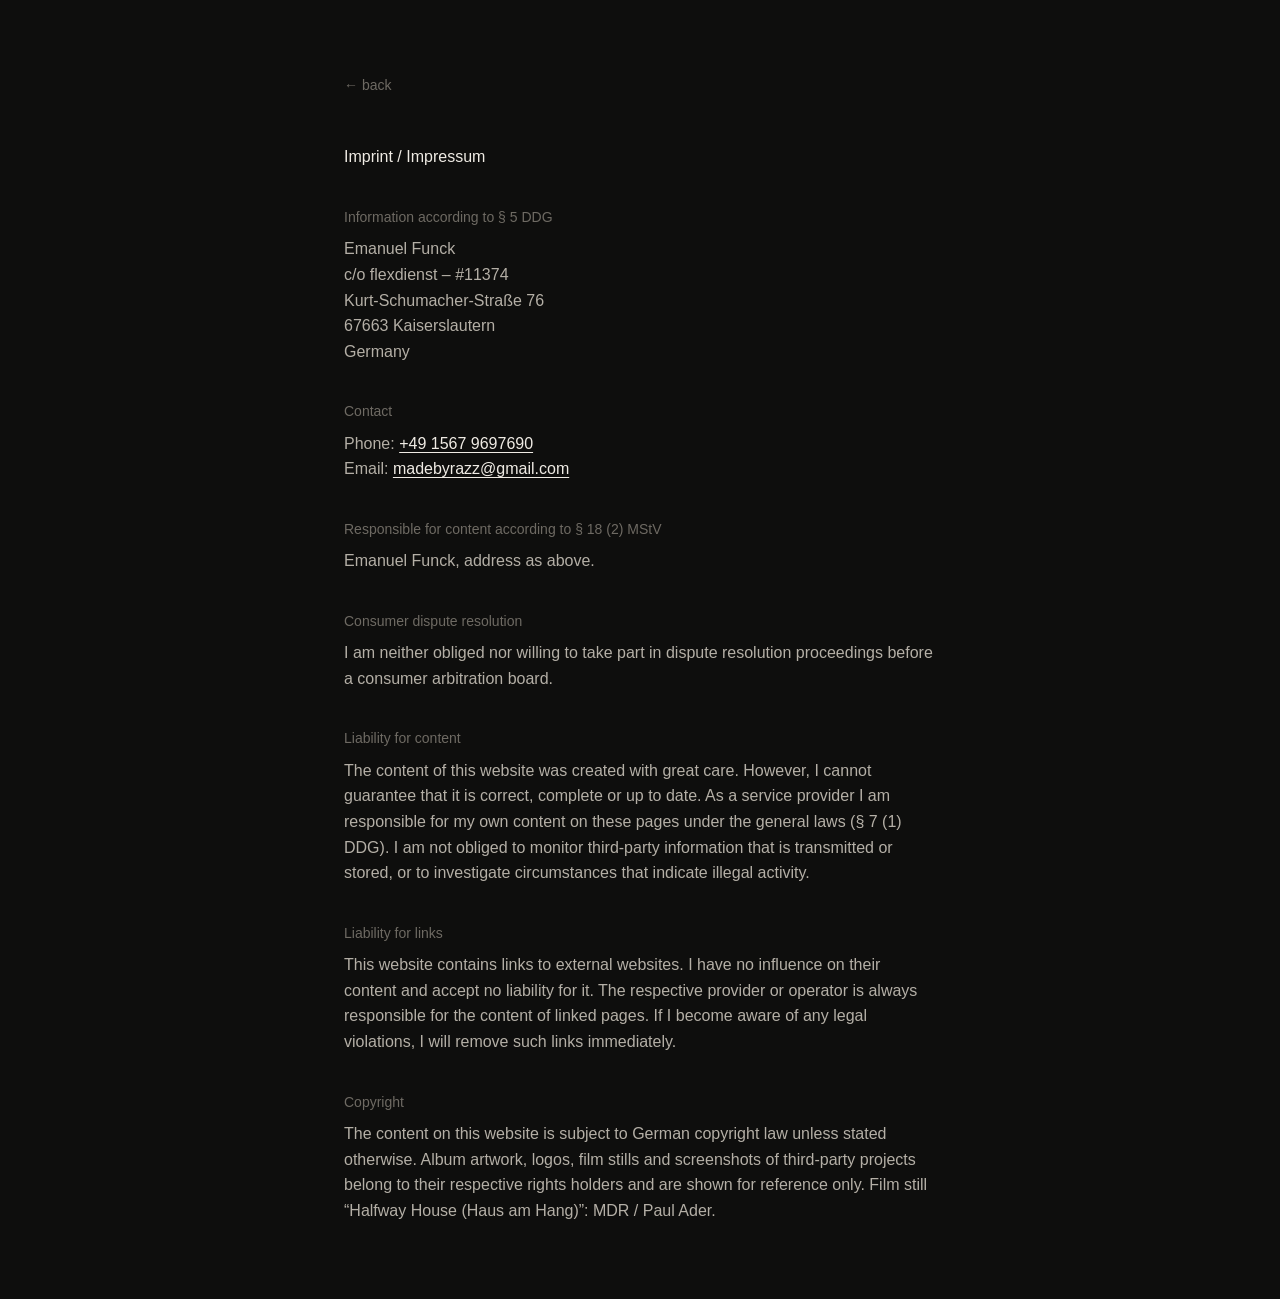
<file: imprint/index.html>
<!doctype html>
<html lang="en">
<head>
<meta charset="utf-8">
<meta name="viewport" content="width=device-width, initial-scale=1">
<title>Imprint / Impressum — madebyrazz.com</title>
<meta name="robots" content="noindex">
<link rel="stylesheet" href="../shared/legal.css">
</head>
<body>
<main>
  <a class="back" href="javascript:history.back()">← back</a>

  <h1>Imprint / Impressum</h1>

  <h2>Information according to § 5 DDG</h2>
  <address>
    Emanuel Funck<br>
    c/o flexdienst – #11374<br>
    Kurt-Schumacher-Straße 76<br>
    67663 Kaiserslautern<br>
    Germany
  </address>

  <h2>Contact</h2>
  <p>
    Phone: <a href="tel:+4915679697690">+49 1567 9697690</a><br>
    Email: <a href="mailto:madebyrazz@gmail.com">madebyrazz@gmail.com</a>
  </p>

  <h2>Responsible for content according to § 18 (2) MStV</h2>
  <p>Emanuel Funck, address as above.</p>

  <h2>Consumer dispute resolution</h2>
  <p>I am neither obliged nor willing to take part in dispute resolution proceedings before a consumer arbitration board.</p>

  <h2>Liability for content</h2>
  <p>The content of this website was created with great care. However, I cannot guarantee that it is correct, complete or up to date. As a service provider I am responsible for my own content on these pages under the general laws (§ 7 (1) DDG). I am not obliged to monitor third-party information that is transmitted or stored, or to investigate circumstances that indicate illegal activity.</p>

  <h2>Liability for links</h2>
  <p>This website contains links to external websites. I have no influence on their content and accept no liability for it. The respective provider or operator is always responsible for the content of linked pages. If I become aware of any legal violations, I will remove such links immediately.</p>

  <h2>Copyright</h2>
  <p>The content on this website is subject to German copyright law unless stated otherwise. Album artwork, logos, film stills and screenshots of third-party projects belong to their respective rights holders and are shown for reference only. Film still “Halfway House (Haus am Hang)”: MDR / Paul Ader.</p>
</main>
</body>
</html>
</file>
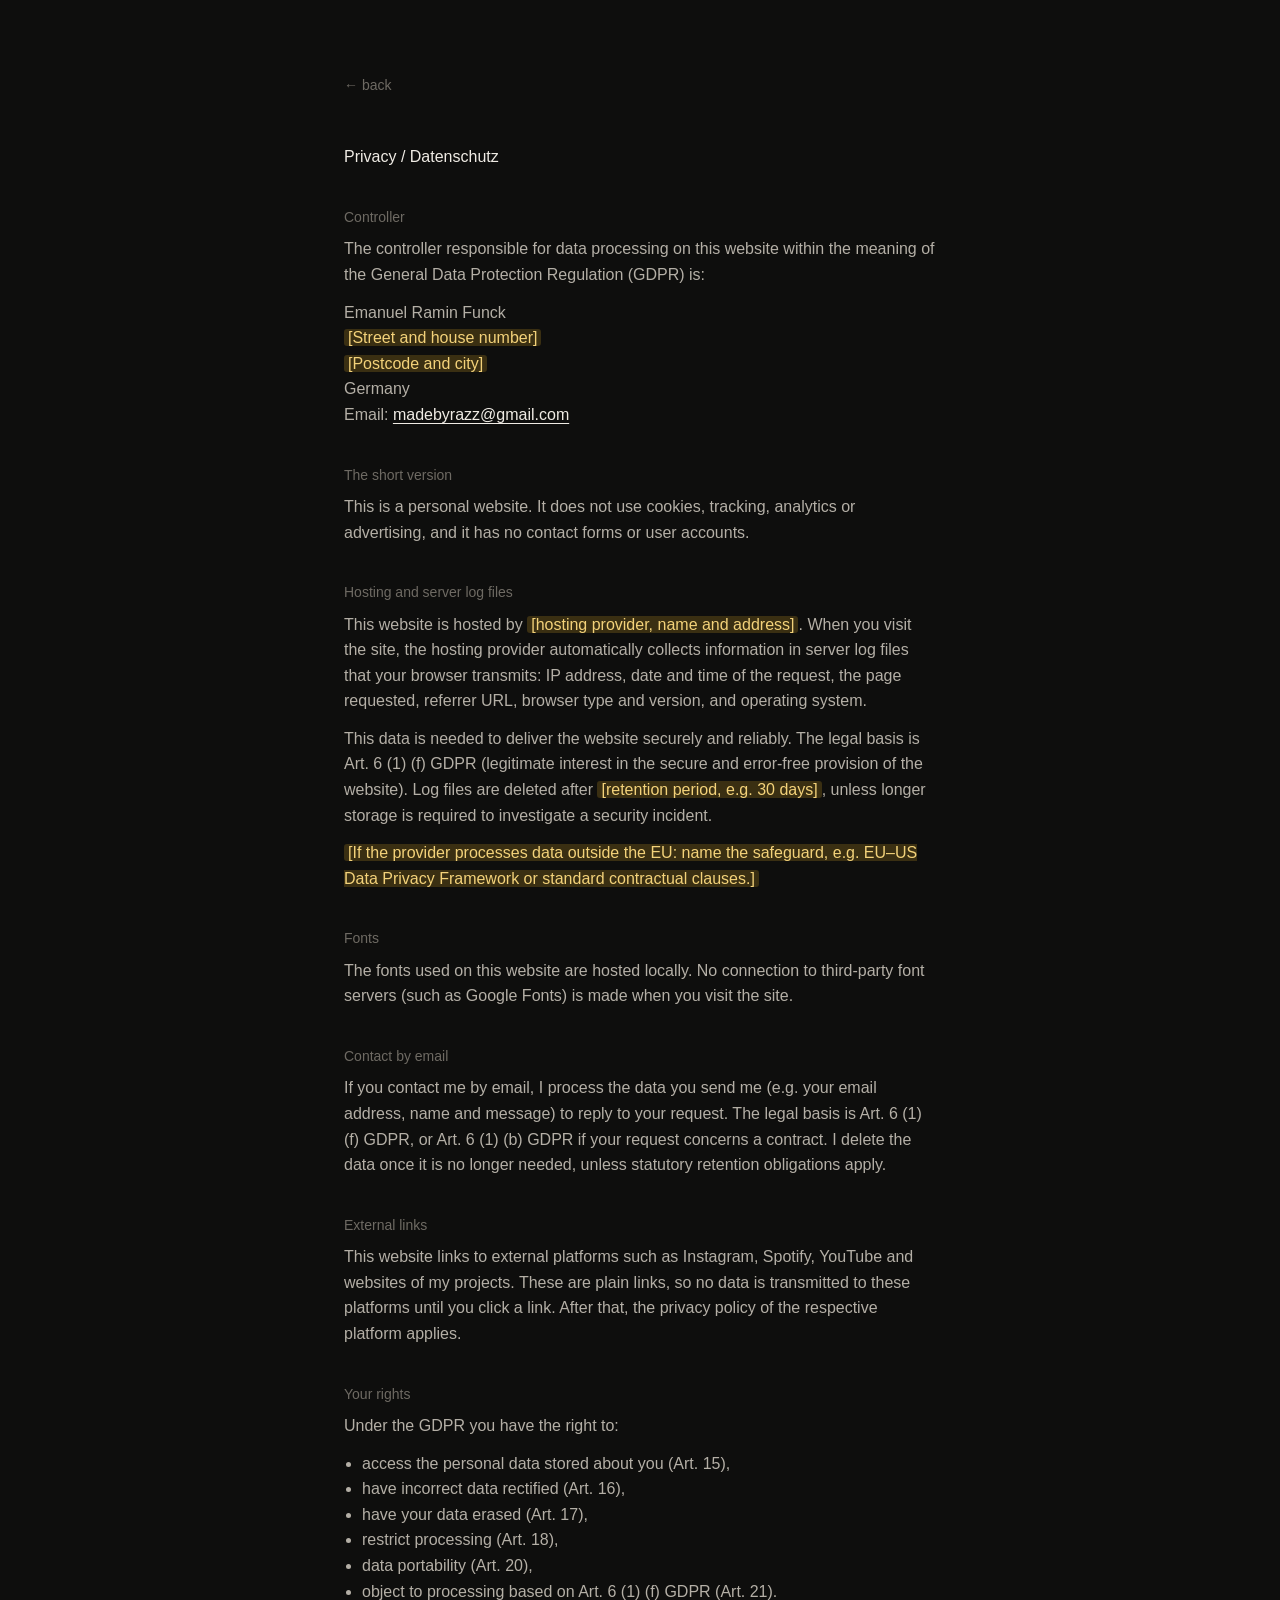
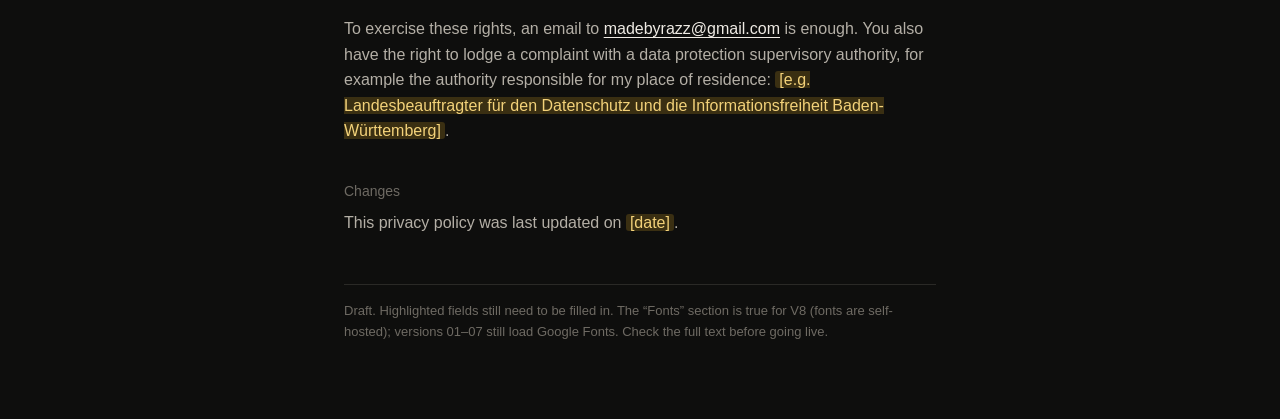
<file: privacy/index.html>
<!doctype html>
<html lang="en">
<head>
<meta charset="utf-8">
<meta name="viewport" content="width=device-width, initial-scale=1">
<title>Privacy / Datenschutz — madebyrazz.com</title>
<meta name="robots" content="noindex">
<link rel="stylesheet" href="../shared/legal.css">
</head>
<body>
<main>
  <a class="back" href="javascript:history.back()">← back</a>

  <h1>Privacy / Datenschutz</h1>

  <h2>Controller</h2>
  <p>The controller responsible for data processing on this website within the meaning of the General Data Protection Regulation (GDPR) is:</p>
  <address>
    Emanuel Ramin Funck<br>
    <mark>[Street and house number]</mark><br>
    <mark>[Postcode and city]</mark><br>
    Germany<br>
    Email: <a href="mailto:madebyrazz@gmail.com">madebyrazz@gmail.com</a>
  </address>

  <h2>The short version</h2>
  <p>This is a personal website. It does not use cookies, tracking, analytics or advertising, and it has no contact forms or user accounts.</p>

  <h2>Hosting and server log files</h2>
  <p>This website is hosted by <mark>[hosting provider, name and address]</mark>. When you visit the site, the hosting provider automatically collects information in server log files that your browser transmits: IP address, date and time of the request, the page requested, referrer URL, browser type and version, and operating system.</p>
  <p>This data is needed to deliver the website securely and reliably. The legal basis is Art. 6 (1) (f) GDPR (legitimate interest in the secure and error-free provision of the website). Log files are deleted after <mark>[retention period, e.g. 30 days]</mark>, unless longer storage is required to investigate a security incident.</p>
  <p><mark>[If the provider processes data outside the EU: name the safeguard, e.g. EU–US Data Privacy Framework or standard contractual clauses.]</mark></p>

  <h2>Fonts</h2>
  <p>The fonts used on this website are hosted locally. No connection to third-party font servers (such as Google Fonts) is made when you visit the site.</p>

  <h2>Contact by email</h2>
  <p>If you contact me by email, I process the data you send me (e.g. your email address, name and message) to reply to your request. The legal basis is Art. 6 (1) (f) GDPR, or Art. 6 (1) (b) GDPR if your request concerns a contract. I delete the data once it is no longer needed, unless statutory retention obligations apply.</p>

  <h2>External links</h2>
  <p>This website links to external platforms such as Instagram, Spotify, YouTube and websites of my projects. These are plain links, so no data is transmitted to these platforms until you click a link. After that, the privacy policy of the respective platform applies.</p>

  <h2>Your rights</h2>
  <p>Under the GDPR you have the right to:</p>
  <ul>
    <li>access the personal data stored about you (Art. 15),</li>
    <li>have incorrect data rectified (Art. 16),</li>
    <li>have your data erased (Art. 17),</li>
    <li>restrict processing (Art. 18),</li>
    <li>data portability (Art. 20),</li>
    <li>object to processing based on Art. 6 (1) (f) GDPR (Art. 21).</li>
  </ul>
  <p>To exercise these rights, an email to <a href="mailto:madebyrazz@gmail.com">madebyrazz@gmail.com</a> is enough. You also have the right to lodge a complaint with a data protection supervisory authority, for example the authority responsible for my place of residence: <mark>[e.g. Landesbeauftragter für den Datenschutz und die Informationsfreiheit Baden-Württemberg]</mark>.</p>

  <h2>Changes</h2>
  <p>This privacy policy was last updated on <mark>[date]</mark>.</p>

  <p class="note">Draft. Highlighted fields still need to be filled in. The “Fonts” section is true for V8 (fonts are self-hosted); versions 01–07 still load Google Fonts. Check the full text before going live.</p>
</main>
</body>
</html>
</file>
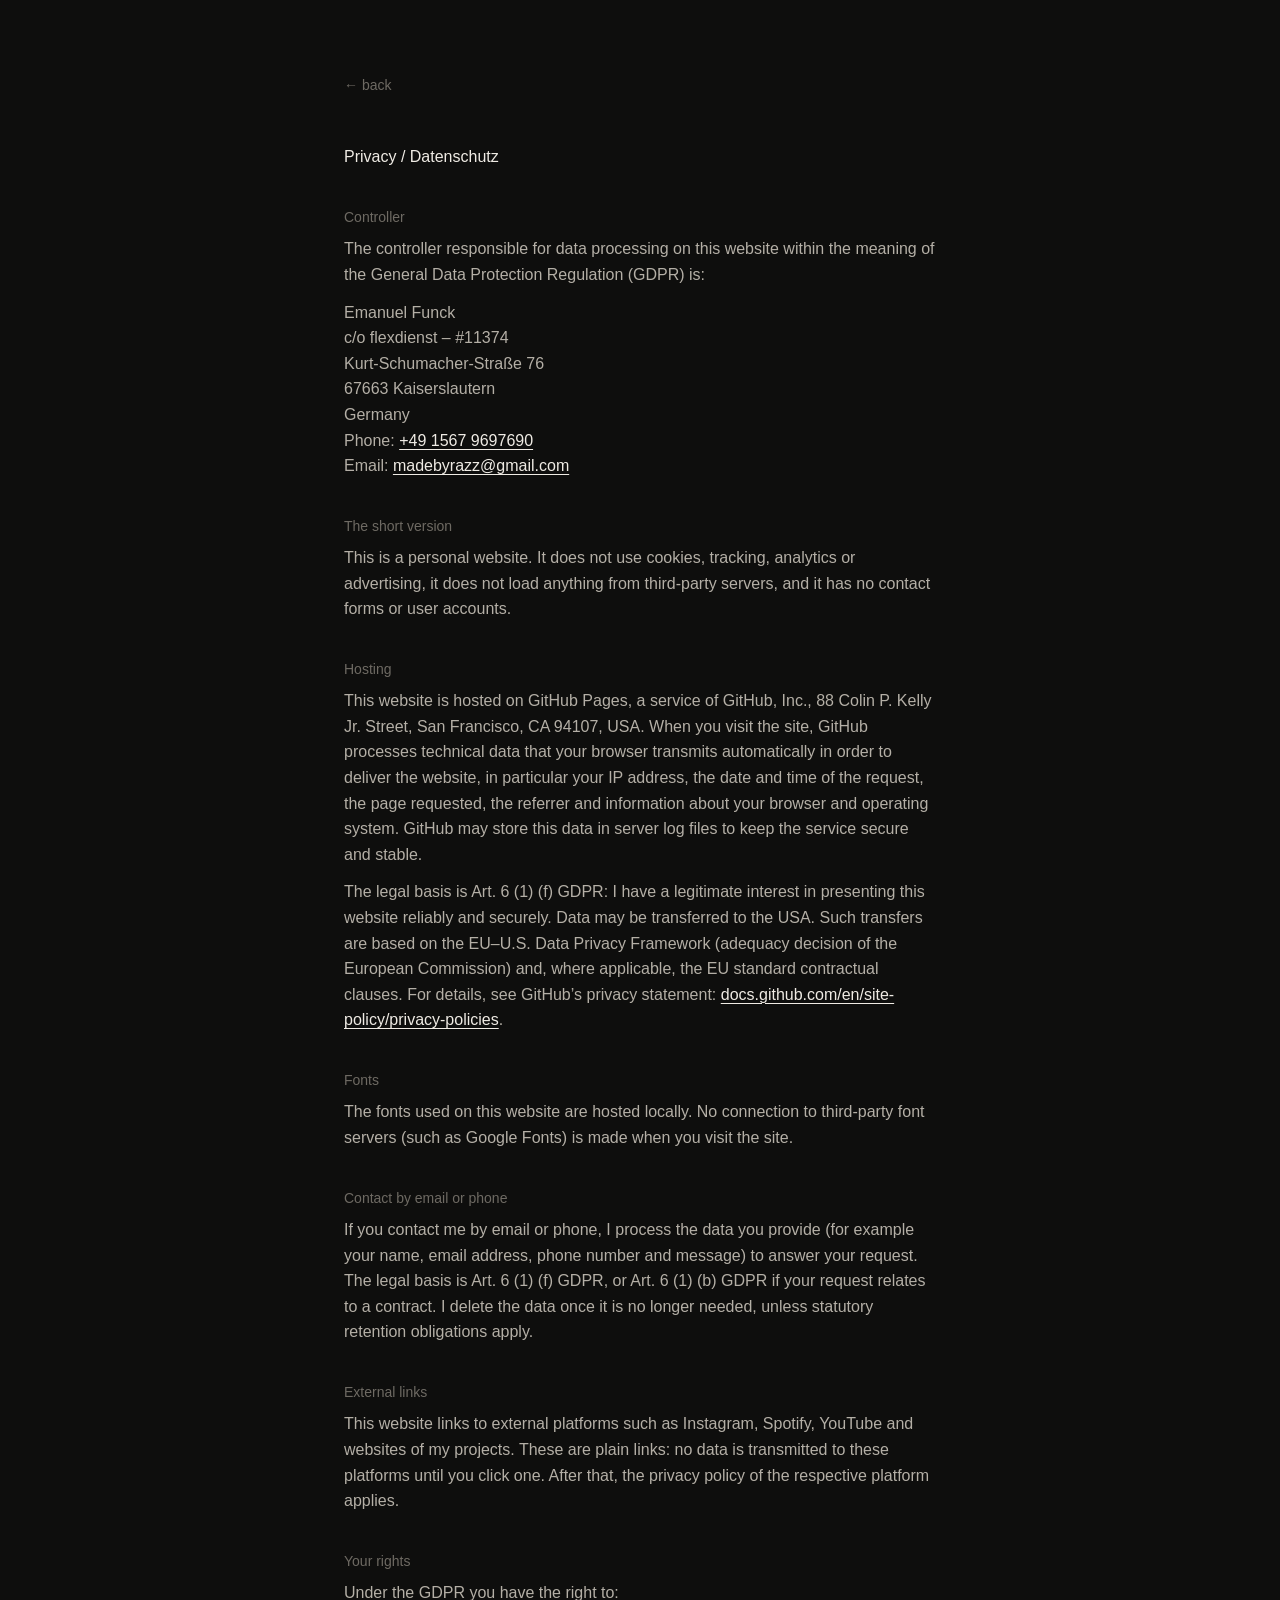
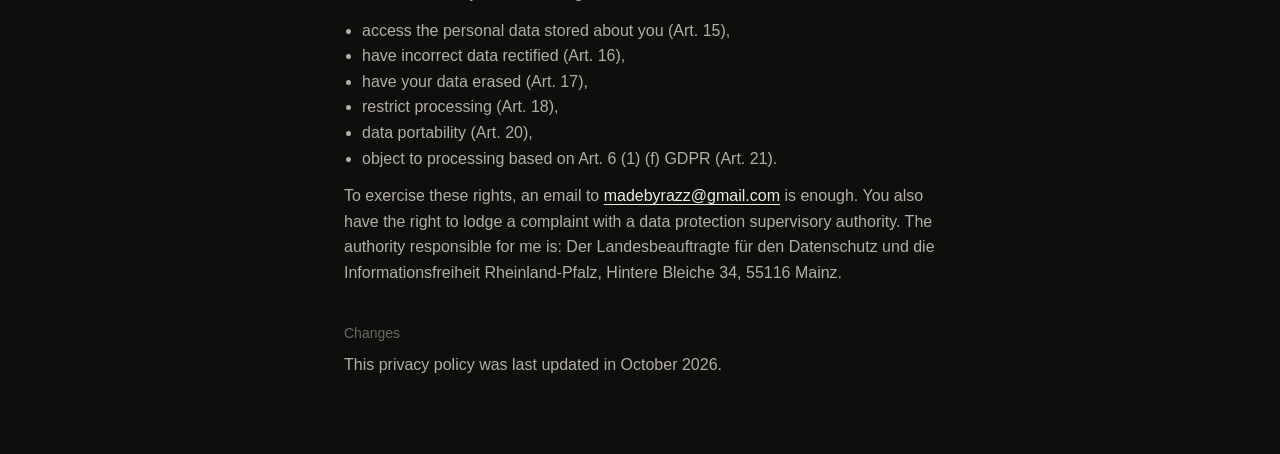
<file: docs/privacy/index.html>
<!doctype html>
<html lang="en">
<head>
<meta charset="utf-8">
<meta name="viewport" content="width=device-width, initial-scale=1">
<title>Privacy / Datenschutz — madebyrazz.com</title>
<meta name="robots" content="noindex">
<link rel="stylesheet" href="../shared/legal.css">
</head>
<body>
<main>
  <a class="back" href="javascript:history.back()">← back</a>

  <h1>Privacy / Datenschutz</h1>

  <h2>Controller</h2>
  <p>The controller responsible for data processing on this website within the meaning of the General Data Protection Regulation (GDPR) is:</p>
  <address>
    Emanuel Funck<br>
    c/o flexdienst – #11374<br>
    Kurt-Schumacher-Straße 76<br>
    67663 Kaiserslautern<br>
    Germany<br>
    Phone: <a href="tel:+4915679697690">+49 1567 9697690</a><br>
    Email: <a href="mailto:madebyrazz@gmail.com">madebyrazz@gmail.com</a>
  </address>

  <h2>The short version</h2>
  <p>This is a personal website. It does not use cookies, tracking, analytics or advertising, it does not load anything from third-party servers, and it has no contact forms or user accounts.</p>

  <h2>Hosting</h2>
  <p>This website is hosted on GitHub Pages, a service of GitHub, Inc., 88 Colin P. Kelly Jr. Street, San Francisco, CA 94107, USA. When you visit the site, GitHub processes technical data that your browser transmits automatically in order to deliver the website, in particular your IP address, the date and time of the request, the page requested, the referrer and information about your browser and operating system. GitHub may store this data in server log files to keep the service secure and stable.</p>
  <p>The legal basis is Art. 6 (1) (f) GDPR: I have a legitimate interest in presenting this website reliably and securely. Data may be transferred to the USA. Such transfers are based on the EU–U.S. Data Privacy Framework (adequacy decision of the European Commission) and, where applicable, the EU standard contractual clauses. For details, see GitHub’s privacy statement: <a href="https://docs.github.com/en/site-policy/privacy-policies/github-general-privacy-statement" target="_blank" rel="noopener">docs.github.com/en/site-policy/privacy-policies</a>.</p>

  <h2>Fonts</h2>
  <p>The fonts used on this website are hosted locally. No connection to third-party font servers (such as Google Fonts) is made when you visit the site.</p>

  <h2>Contact by email or phone</h2>
  <p>If you contact me by email or phone, I process the data you provide (for example your name, email address, phone number and message) to answer your request. The legal basis is Art. 6 (1) (f) GDPR, or Art. 6 (1) (b) GDPR if your request relates to a contract. I delete the data once it is no longer needed, unless statutory retention obligations apply.</p>

  <h2>External links</h2>
  <p>This website links to external platforms such as Instagram, Spotify, YouTube and websites of my projects. These are plain links: no data is transmitted to these platforms until you click one. After that, the privacy policy of the respective platform applies.</p>

  <h2>Your rights</h2>
  <p>Under the GDPR you have the right to:</p>
  <ul>
    <li>access the personal data stored about you (Art. 15),</li>
    <li>have incorrect data rectified (Art. 16),</li>
    <li>have your data erased (Art. 17),</li>
    <li>restrict processing (Art. 18),</li>
    <li>data portability (Art. 20),</li>
    <li>object to processing based on Art. 6 (1) (f) GDPR (Art. 21).</li>
  </ul>
  <p>To exercise these rights, an email to <a href="mailto:madebyrazz@gmail.com">madebyrazz@gmail.com</a> is enough. You also have the right to lodge a complaint with a data protection supervisory authority. The authority responsible for me is: Der Landesbeauftragte für den Datenschutz und die Informationsfreiheit Rheinland-Pfalz, Hintere Bleiche 34, 55116 Mainz.</p>

  <h2>Changes</h2>
  <p>This privacy policy was last updated in October 2026.</p>
</main>
</body>
</html>
</file>
<file: 07/style.css>
/* 07 — one narrow column, running text, lowercase */
:root {
  color-scheme: dark;
  --bg: #0e0e0d;
  --ink: #efebe4;
  --text: #b4afa6;
  --dim: #6e6a63;
  --line: #2a2926;
  --f: 'Geist', -apple-system, system-ui, sans-serif;
}
* { box-sizing: border-box; }
html { -webkit-text-size-adjust: 100%; }
body {
  margin: 0;
  background: var(--bg);
  color: var(--text);
  font: 400 16px/1.6 var(--f);
  text-transform: lowercase;
  -webkit-font-smoothing: antialiased;
}
a { color: inherit; }
h1, h2, p, figure { margin: 0; }

/* mobile first: one phone-width column */
.col {
  max-width: 420px;
  margin: 0 auto;
  padding: 72px 24px 0;
}
section, .intro { margin-bottom: 44px; }
section p + p { margin-top: 12px; }

.intro h1 { font: 500 16px/1.6 var(--f); color: var(--ink); }
.intro p { color: var(--ink); }

h2 { font: 400 13px/1.6 var(--f); color: var(--dim); margin-bottom: 10px; }
.k { color: var(--dim); margin-right: 2px; }
.dim { color: var(--dim); }
.yr { color: var(--dim); font-variant-numeric: tabular-nums; white-space: nowrap; margin-right: 4px; }

/* the two photos, one under the other */
.me { display: flex; flex-direction: column; gap: 14px; }
.me figure { display: flex; align-items: center; gap: 16px; }
.me img {
  flex: none;
  width: 72px; height: 72px;
  border-radius: 50%;
  object-fit: cover;
  display: block;
}
.me figcaption { color: var(--ink); }

/* hoverable project names: brighter, with a quiet dotted line */
.p {
  color: var(--ink);
  text-decoration: underline dotted;
  text-decoration-color: #5d5a54;
  text-decoration-thickness: 1px;
  text-underline-offset: 3px;
  cursor: default;
  transition: text-decoration-color .15s;
}
a.p { cursor: pointer; }
.p:hover, .p:focus-visible, .p.on { text-decoration-style: solid; text-decoration-color: var(--ink); outline: none; }

.links a { color: var(--ink); text-decoration: none; border-bottom: 1px solid var(--line); }
.links a:hover { border-color: var(--ink); }

footer {
  display: flex; justify-content: space-between; flex-wrap: wrap; gap: 8px 16px;
  padding: 18px 0 64px;
  border-top: 1px solid var(--line);
  font-size: 13px; color: var(--dim);
}
footer a { text-decoration: none; }
footer a:hover { color: var(--ink); }
.legal { display: flex; gap: 16px; }

/* the small preview that follows the cursor */
.peek {
  position: fixed; left: 0; top: 0; z-index: 10;
  width: 120px;
  text-align: center;
  pointer-events: none;
  opacity: 0;
  transition: opacity .16s ease;
  will-change: transform;
}
.peek.on { opacity: 1; }
.peek .frame {
  overflow: hidden;
  aspect-ratio: 1;
  border-radius: 50%;
  background: #1a1a18;
  box-shadow: 0 12px 40px rgba(0, 0, 0, .55);
}
.peek img { display: block; width: 100%; height: 100%; object-fit: cover; }
.peek p { display: inline-block; margin-top: 4px; padding: 2px 6px; border-radius: 4px; background: var(--bg); font-size: 12px; line-height: 1.4; color: var(--dim); }
.peek p:empty { display: none; }

/* desktop: labels on the left, text on the right, a comfortable reading width */
@media (min-width: 860px) {
  body { font-size: 18px; }
  .col { max-width: 960px; padding: 120px 48px 0; }
  .intro, .me, section {
    display: grid;
    grid-template-columns: 180px minmax(0, 640px);
    column-gap: 48px;
    margin-bottom: 64px;
  }
  .intro > *, .me > *, section > * { grid-column: 2; }
  .intro h1, section h2 { grid-column: 1; grid-row: 1 / span 9; }
  .intro h1 { font-size: 18px; }
  section h2 { font-size: 14px; margin: 4px 0 0; }
  .me { row-gap: 18px; }
  .me img { width: 96px; height: 96px; }
  .me figure { gap: 22px; }
  section p + p { margin-top: 14px; }
  footer { margin-left: 228px; max-width: 640px; }
  .peek { width: 140px; }
}
</file>
<file: 08/style.css>
@font-face { font-family: 'Geist'; font-style: normal; font-weight: 400 700; font-display: swap; src: url(fonts/geist.woff2) format('woff2'); }

/* 07 — one narrow column, running text, lowercase */
:root {
  color-scheme: dark;
  --bg: #000;
  --ink: #efebe4;
  --text: #b4afa6;
  --dim: #6e6a63;
  --line: #2a2926;
  --f: 'Geist', -apple-system, system-ui, sans-serif;
}
* { box-sizing: border-box; }
html { -webkit-text-size-adjust: 100%; }
body {
  margin: 0;
  background: var(--bg);
  color: var(--text);
  font: 400 16px/1.6 var(--f);
  text-transform: lowercase;
  -webkit-font-smoothing: antialiased;
}
a { color: inherit; }
h1, h2, p, figure { margin: 0; }

/* mobile first: one phone-width column */
.col {
  max-width: 420px;
  margin: 0 auto;
  padding: 72px 24px 0;
}
section, .intro { margin-bottom: 44px; }
section p + p { margin-top: 12px; }

.intro { color: var(--ink); font-size: 17px; line-height: 1.75; }
.intro h1 { font: inherit; font-weight: 700; }
.intro strong { font-weight: 700; }

/* the two photos sit inside the sentence, small and round */
.face {
  display: inline-block;
  width: 1.7em; height: 1.7em;
  margin: 0 0.12em 0 0.18em;
  vertical-align: -0.5em;
  border-radius: 50%;
  object-fit: cover;
  cursor: default;
  transition: opacity .15s;
}
.face:hover, .face.on { opacity: .85; }
.face:focus-visible { outline: 1px solid var(--ink); outline-offset: 2px; }

h2 { font: 400 13px/1.6 var(--f); color: var(--dim); margin-bottom: 10px; }
.k { color: var(--dim); margin-right: 2px; }
.dim { color: var(--dim); }
.role { color: var(--ink); }
.say { color: var(--ink); }
.yr { color: var(--dim); font-size: 0.85em; font-variant-numeric: tabular-nums; white-space: nowrap; margin-left: 4px; }



/* hoverable project names: brighter, with a quiet dotted line */
.p {
  color: var(--ink);
  text-decoration: underline dotted;
  text-decoration-color: #5d5a54;
  text-decoration-thickness: 1px;
  text-underline-offset: 3px;
  cursor: default;
  transition: text-decoration-color .15s;
}
a.p { cursor: pointer; }
.p:hover, .p:focus-visible, .p.on { text-decoration-style: solid; text-decoration-color: var(--ink); outline: none; }

.links a { color: var(--ink); text-decoration: none; border-bottom: 1px solid var(--line); }
.links a:hover { border-color: var(--ink); }

footer {
  display: flex; justify-content: space-between; flex-wrap: wrap; gap: 8px 16px;
  padding: 18px 0 64px;
  border-top: 1px solid var(--line);
  font-size: 13px; color: var(--dim);
}
footer a { text-decoration: none; }
footer a:hover { color: var(--ink); }
.legal { display: flex; gap: 16px; }

/* the small preview that follows the cursor */
.peek {
  position: fixed; left: 0; top: 0; z-index: 10;
  width: 120px;
  text-align: center;
  pointer-events: none;
  opacity: 0;
  transition: opacity .16s ease;
  will-change: transform;
}
.peek.on { opacity: 1; }
.peek .frame {
  overflow: hidden;
  aspect-ratio: 1;
  border-radius: 50%;
  background: #1a1a18;
  box-shadow: 0 12px 40px rgba(0, 0, 0, .55);
}
.peek img { display: block; width: 100%; height: 100%; object-fit: cover; }
.peek p { display: inline-block; margin-top: 4px; padding: 2px 6px; border-radius: 4px; background: var(--bg); font-size: 12px; line-height: 1.4; color: var(--dim); }
.peek p:empty { display: none; }

/* desktop: labels on the left, text on the right, a comfortable reading width */
@media (min-width: 860px) {
  body { font-size: 18px; }
  .col { max-width: 864px; padding: 120px 48px 0; }
  .intro, section { margin-bottom: 56px; }
  .intro { font-size: 20px; line-height: 1.75; }
  section h2 { font-size: 14px; margin-bottom: 12px; }
  section p + p { margin-top: 14px; }
  .peek { width: 140px; }
}
</file>
<file: 09/style.css>
@font-face { font-family: 'Caveat'; font-style: normal; font-weight: 400 700; font-display: swap; src: url(fonts/caveat.woff2) format('woff2'); }
@font-face { font-family: 'Geist'; font-style: normal; font-weight: 400 700; font-display: swap; src: url(fonts/geist.woff2) format('woff2'); }

/* 07 — one narrow column, running text, lowercase */
:root {
  color-scheme: dark;
  --bg: #0a0a0a;      /* just above black, neutral */
  --ink: #ededed;
  --text: #b3b3b3;
  --dim: #6e6e6e;
  --line: #262626;
  --accent: #fa5232;   /* burning orange, leaning red */
  --f: 'Geist', -apple-system, system-ui, sans-serif;
}
* { box-sizing: border-box; }
html { -webkit-text-size-adjust: 100%; scrollbar-gutter: stable; } /* keep room for the scrollbar so opening a section doesn't shift the page */
body {
  margin: 0;
  background: var(--bg);
  color: var(--text);
  font: 400 16px/1.6 var(--f);
  text-transform: lowercase;
  letter-spacing: -0.015em;
  -webkit-font-smoothing: antialiased;
}
a { color: inherit; }
h1, h2, p, figure { margin: 0; }

/* mobile first: one phone-width column */
.col {
  max-width: 420px;
  margin: 0 auto;
  padding: 72px 24px 0;
}
section, .intro { margin-bottom: 64px; }
section p + p { margin-top: 6px; }

.intro { color: var(--ink); font-size: 17px; line-height: 1.5; }
.intro h1 { font: inherit; font-weight: 700; margin-bottom: 22px; }

/* each photo with its sentence beside it, one under the other */
.col { --gap: 16px; }
/* the indent where the second handwritten line starts; reused by the second button */
.col { --indent: calc(var(--face) + 2 * var(--gap) + var(--hand) * 1.75 - 10px); }
.intro .row { display: flex; align-items: center; gap: var(--gap); margin: 0 0 6px; }
.face {
  flex: none;
  display: block;
  width: 76px; height: 76px;
  border-radius: 50%;
  object-fit: cover;
  cursor: default;
  transition: opacity .15s;
}
.face:hover, .face.on { opacity: .85; }
.face:focus-visible { outline: 1px solid var(--ink); outline-offset: 2px; }
.today { margin-top: 22px; }

/* the two sentences are handwritten notes, each with an arrow back to its photo */
body { --hand: 19px; --pen: calc(var(--hand) * 0.065); }
.hand { font-family: 'Caveat', cursive; font-weight: 500; font-size: var(--hand); line-height: 1.05; color: var(--ink); white-space: nowrap; letter-spacing: -0.02em; }
.then .hand { transform: rotate(-2deg); }
.now .hand { transform: rotate(2deg); }

/* the two photos sit closer: the first note rides high, the second sits low,
   so the second photo (on the other side) can tuck up next to the first one */
.col { --face: 76px; }
.intro .row.then { align-items: flex-start; }
.intro .row.then .arrow, .intro .row.then .hand { margin-top: calc(var(--face) * 0.06); }
.intro .row.now { align-items: flex-end; padding-left: var(--indent); margin-top: calc(var(--face) * -0.32); }
.intro .row.now .arrow, .intro .row.now .hand { margin-bottom: calc(var(--face) * 0.06); }
.now .arrow { margin: 0 -4px 0 -6px; }
.svg.defs, .defs { position: absolute; width: 0; height: 0; overflow: hidden; }
.arrow { flex: none; display: block; width: calc(var(--hand) * 1.75); height: calc(var(--hand) * 1.02); margin: 0 -6px 0 -4px; color: var(--ink); overflow: visible; }
@keyframes draw { to { stroke-dashoffset: 0; } }

/* hand-drawn underlines in the closing sentence */
.scribble { position: relative; white-space: nowrap; }
.scribble svg {
  position: absolute; left: -2px; right: -2px; bottom: -0.32em;
  width: calc(100% + 4px); height: 0.45em;
  overflow: visible; pointer-events: none;
  color: var(--ink);
}
.scribble path {
  fill: none; stroke: currentColor; stroke-width: var(--pen); stroke-linecap: round;
  vector-effect: non-scaling-stroke;
}

h2 { font: 400 13px/1.6 var(--f); color: var(--dim); margin-bottom: 4px; }
.k { color: var(--dim); margin-right: 2px; }
.dim { color: var(--dim); }
.role { color: var(--ink); }
.say { color: var(--ink); }
.yr { color: var(--dim); font-size: 0.85em; font-variant-numeric: tabular-nums; white-space: nowrap; margin-left: 4px; }



/* hoverable project names: brighter, with a quiet dotted line */
.p {
  color: var(--ink);
  text-decoration: underline dotted;
  text-decoration-color: #5a5a5a;
  text-decoration-thickness: 1px;
  text-underline-offset: 3px;
  cursor: default;
  transition: text-decoration-color .15s;
}
a.p { cursor: pointer; }
.p:hover, .p:focus-visible, .p.on { text-decoration-style: solid; text-decoration-color: var(--ink); outline: none; }

.links a { color: var(--ink); text-decoration: none; border-bottom: 1px solid var(--line); }
.links a:hover { border-color: var(--ink); }

footer {
  display: flex; justify-content: flex-end; flex-wrap: wrap; gap: 8px 16px;
  padding: 18px 0 64px;
  font-size: 13px; color: var(--dim);
}
footer a { text-decoration: none; }
footer a:hover { color: var(--ink); }
.legal { display: flex; gap: 16px; }

/* the small preview that follows the cursor */
.peek {
  position: fixed; left: 0; top: 0; z-index: 10;
  width: 120px;
  text-align: center;
  pointer-events: none;
  opacity: 0;
  transition: opacity .16s ease;
  will-change: transform;
}
.peek.on { opacity: 1; }
.peek .frame {
  overflow: hidden;
  aspect-ratio: 1;
  border-radius: 50%;
  background: #1a1a1a;
  box-shadow: 0 12px 40px rgba(0, 0, 0, .55);
}
.peek img { display: block; width: 100%; height: 100%; object-fit: cover; }
.peek p { display: inline-block; margin-top: 4px; padding: 2px 6px; border-radius: 4px; background: var(--bg); font-size: 12px; line-height: 1.4; color: var(--dim); }
.peek p:empty { display: none; }

/* desktop: labels on the left, text on the right, a comfortable reading width */
@media (min-width: 860px) {
  body { font-size: 18px; }
  .col { max-width: 864px; padding: 120px 48px 0; }
  .intro, section { margin-bottom: 88px; }
  .intro { font-size: 20px; }
  .col { --gap: 20px; }
  .intro .row { margin-bottom: 8px; }
  .face { width: 96px; height: 96px; }
  .col { --face: 96px; }
  .intro h1 { margin-bottom: 30px; }
  .today { margin-top: 30px; }
  body { --hand: 24px; }
  section h2 { font-size: 14px; margin-bottom: 6px; }
  section p + p { margin-top: 8px; }
  .peek { width: 140px; }
}



/* small phones: keep the handwritten lines on two lines without overflowing */
@media (max-width: 420px) {
  .col { padding-left: 20px; padding-right: 20px; }
  .face { width: 64px; height: 64px; }
  .col { --face: 64px; }
  .intro .row.now { margin-top: calc(var(--face) * -0.1); }
  .col { --gap: 12px; }
  body { --hand: 17px; }
}

.intro { position: relative; }

/* film grain over everything */
body { position: relative; }
.col { position: relative; z-index: 1; }
.grain {
  position: fixed; top: -100px; left: -100px; right: -100px; bottom: -100px;
  pointer-events: none; z-index: 40;
  background: url(img/grain.png) repeat;
  opacity: .07;
  /* quick, small jumps in place: flickers like film grain instead of sliding */
  animation: grain 0.8s steps(1) infinite;
  will-change: transform;
}
@keyframes grain {
  0%   { transform: translate(0, 0); }
  12%  { transform: translate(-37px, 23px); }
  25%  { transform: translate(51px, -14px); }
  37%  { transform: translate(-12px, -58px); }
  50%  { transform: translate(64px, 41px); }
  62%  { transform: translate(-71px, 6px); }
  75%  { transform: translate(18px, 67px); }
  87%  { transform: translate(-44px, -33px); }
  100% { transform: translate(0, 0); }
}
@media (prefers-reduced-motion: reduce) { .grain { animation: none; } }


/* ---------- expandable sections under the hero ---------- */
:root { interpolate-size: allow-keywords; }
.more { margin: 0 0 6px; }
.more + .more { margin-top: 18px; }
.intro + .more { margin-top: 8px; }
.more summary {
  display: inline-flex; align-items: flex-start; gap: 10px;
  list-style: none; cursor: pointer; user-select: none;
  padding: 4px 0;
  color: var(--ink);
}
.more summary::-webkit-details-marker { display: none; }
.more summary:focus-visible { outline: 1px solid var(--ink); outline-offset: 4px; border-radius: 4px; }
.more summary .hand { transition: opacity .15s; }
.more summary:hover .hand { opacity: .75; }
.go { flex: none; width: calc(var(--hand) * 1.3); height: calc(var(--hand) * 1.3); color: var(--ink); overflow: visible;
  /* line up the arrow's start (25% down the box) with the middle of the handwriting */
  margin: calc(var(--hand) * 0.23) 0 calc(var(--hand) * -0.75); }
.go path { stroke-width: var(--pen); vector-effect: non-scaling-stroke; }

/* smooth open/close where supported, instant everywhere else */
.more::details-content {
  block-size: 0; overflow: hidden;
  transition: block-size .32s cubic-bezier(.33,1,.68,1), content-visibility .32s allow-discrete;
}
.more[open]::details-content { block-size: auto; }

/* the text inside: all white, calm, with small round images as anchors */
.more .body { padding: 10px 0 30px; color: var(--ink); line-height: 1.4; }
.more .body p + p { margin-top: 10px; }
.more .body .k { color: var(--ink); margin-right: 2px; }
.more .body .p { color: var(--ink); }
.ico {
  display: inline-block; width: 1.5em; height: 1.5em;
  margin: 0 0.32em 0 0.12em; vertical-align: -0.42em;
  border-radius: 50%; object-fit: cover; background: #1a1a1a;
}
@media (prefers-reduced-motion: reduce) {
  .more::details-content { transition: none; }
}
/* the buttons sit a little closer to the hero and the contact block than the main sections do */
.intro { margin-bottom: 44px; }
.more + section { margin-top: 44px; }
@media (min-width: 860px) { .intro { margin-bottom: 60px; } .more + section { margin-top: 60px; } }

/* secondary information is grey, the main facts stay white */
.more .body .dim { color: #8c8c8c; }
/* a whole line in grey, label included, no underline */
.more .body .quiet, .more .body .quiet .k, .more .body .quiet .p { color: #8c8c8c; }
.more .body .quiet .p:hover .t, .more .body .quiet .p.on .t { text-decoration-color: #8c8c8c; }

/* section labels with a hand-drawn underline that draws itself when the section opens */
.more .body .k { position: relative; white-space: nowrap; margin-right: 4px; }
.more .body .k svg {
  position: absolute; left: -2px; bottom: -0.3em;
  width: calc(100% + 4px); height: 0.45em; overflow: visible; pointer-events: none;
  color: var(--ink);
}
.more .body .k path { fill: none; stroke: currentColor; stroke-width: var(--pen); stroke-linecap: round; vector-effect: non-scaling-stroke; }

/* image + name are one hover block; only the name is underlined */
.more .body .p { white-space: nowrap; text-decoration: none; color: var(--ink); cursor: default; }
.more .body a.p { cursor: pointer; }
.more .body .p .t {
  text-decoration: underline dotted; text-decoration-color: #5a5a5a;
  text-decoration-thickness: 1px; text-underline-offset: 3px;
  transition: text-decoration-color .15s;
}
.more .body .p:hover .t, .more .body .p.on .t, .more .body .p:focus-visible .t { text-decoration-style: solid; text-decoration-color: var(--ink); }
.more .body .p:focus-visible { outline: none; }

/* the magnifier card for fabw / straightupglobal / rippleedit:
   picture left, name and a line of text right, set like the running text */
.peek .info { display: none; }
.peek.card {
  display: flex; align-items: center; gap: 14px;
  width: 340px; text-align: left;
  padding: 12px 16px 12px 12px;
  background: var(--bg);
  box-shadow: 0 14px 40px rgba(0, 0, 0, .75);
  border-radius: 14px;
}
.peek.card .frame { flex: none; width: 64px; box-shadow: none; }
.peek.card .info { display: block; text-transform: lowercase; letter-spacing: -0.015em; }
.peek.card .info b { display: block; font-weight: 400; font-size: 15px; line-height: 1.3; color: var(--ink); }
.peek.card .info span { display: block; margin-top: 2px; font-size: 13.5px; line-height: 1.4; color: #8c8c8c; }


/* ---------- first load: blocks drop in from slightly above, unblurring, top to bottom ---------- */
.js .in {
  opacity: 0; filter: blur(10px); transform: translateY(-12px);
  animation: arrive 1s cubic-bezier(.22,1,.36,1) var(--t, 0s) forwards;
}
@keyframes arrive { to { opacity: 1; filter: none; transform: none; } }
@media (prefers-reduced-motion: reduce) { .js .in { animation: none; opacity: 1; filter: none; transform: none; } }


/* on open, the lines inside drop in one after another: down, unblurring, fading in */
.more[open] .body p {
  animation: arrive .55s cubic-bezier(.22,1,.36,1) both;
  filter: blur(6px); opacity: 0; transform: translateY(-8px);
}
.more[open] .body p:nth-child(1) { animation-delay: .04s; }
.more[open] .body p:nth-child(2) { animation-delay: .1s; }
.more[open] .body p:nth-child(3) { animation-delay: .16s; }
.more[open] .body p:nth-child(4) { animation-delay: .22s; }
.more[open] .body p:nth-child(5) { animation-delay: .28s; }
@media (prefers-reduced-motion: reduce) { .more[open] .body p { animation: none; filter: none; opacity: 1; transform: none; } }
</file>
<file: docs/style.css>
@font-face { font-family: 'Caveat'; font-style: normal; font-weight: 400 700; font-display: swap; src: url(fonts/caveat.woff2) format('woff2'); }
@font-face { font-family: 'Geist'; font-style: normal; font-weight: 400 700; font-display: swap; src: url(fonts/geist.woff2) format('woff2'); }

/* 07 — one narrow column, running text, lowercase */
:root {
  color-scheme: dark;
  --bg: #0a0a0a;      /* just above black, neutral */
  --ink: #ededed;
  --text: #b3b3b3;
  --dim: #6e6e6e;
  --line: #262626;
  --accent: #fa5232;   /* burning orange, leaning red */
  --f: 'Geist', -apple-system, system-ui, sans-serif;
}
* { box-sizing: border-box; }
html { -webkit-text-size-adjust: 100%; scrollbar-gutter: stable; } /* keep room for the scrollbar so opening a section doesn't shift the page */
body {
  margin: 0;
  background: var(--bg);
  color: var(--text);
  font: 400 16px/1.6 var(--f);
  text-transform: lowercase;
  letter-spacing: -0.015em;
  -webkit-font-smoothing: antialiased;
}
a { color: inherit; }
h1, h2, p, figure { margin: 0; }

/* mobile first: one phone-width column */
.col {
  max-width: 420px;
  margin: 0 auto;
  padding: 72px 24px 0;
}
section, .intro { margin-bottom: 64px; }
section p + p { margin-top: 6px; }

.intro { color: var(--ink); font-size: 17px; line-height: 1.5; }
.intro h1 { font: inherit; font-weight: 700; margin-bottom: 22px; }

/* each photo with its sentence beside it, one under the other */
.col { --gap: 16px; }
/* the indent where the second handwritten line starts; reused by the second button */
.col { --indent: calc(var(--face) + 2 * var(--gap) + var(--hand) * 1.75 - 10px); }
.intro .row { display: flex; align-items: center; gap: var(--gap); margin: 0 0 6px; }
.face {
  flex: none;
  display: block;
  width: 76px; height: 76px;
  border-radius: 50%;
  object-fit: cover;
  cursor: default;
  transition: opacity .15s;
}
.face:hover, .face.on { opacity: .85; }
.face:focus-visible { outline: 1px solid var(--ink); outline-offset: 2px; }
.today { margin-top: 22px; }

/* the two sentences are handwritten notes, each with an arrow back to its photo */
body { --hand: 19px; --pen: calc(var(--hand) * 0.065); }
.hand { font-family: 'Caveat', cursive; font-weight: 500; font-size: var(--hand); line-height: 1.05; color: var(--ink); white-space: nowrap; letter-spacing: -0.02em; }
.then .hand { transform: rotate(-2deg); }
.now .hand { transform: rotate(2deg); }

/* the two photos sit closer: the first note rides high, the second sits low,
   so the second photo (on the other side) can tuck up next to the first one */
.col { --face: 76px; }
.intro .row.then { align-items: flex-start; }
.intro .row.then .arrow, .intro .row.then .hand { margin-top: calc(var(--face) * 0.06); }
.intro .row.now { align-items: flex-end; padding-left: var(--indent); margin-top: calc(var(--face) * -0.32); }
.intro .row.now .arrow, .intro .row.now .hand { margin-bottom: calc(var(--face) * 0.06); }
.now .arrow { margin: 0 -4px 0 -6px; }
.svg.defs, .defs { position: absolute; width: 0; height: 0; overflow: hidden; }
.arrow { flex: none; display: block; width: calc(var(--hand) * 1.75); height: calc(var(--hand) * 1.02); margin: 0 -6px 0 -4px; color: var(--ink); overflow: visible; }
@keyframes draw { to { stroke-dashoffset: 0; } }

/* hand-drawn underlines in the closing sentence */
.scribble { position: relative; white-space: nowrap; }
.scribble svg {
  position: absolute; left: -2px; right: -2px; bottom: -0.32em;
  width: calc(100% + 4px); height: 0.45em;
  overflow: visible; pointer-events: none;
  color: var(--ink);
}
.scribble path {
  fill: none; stroke: currentColor; stroke-width: var(--pen); stroke-linecap: round;
  vector-effect: non-scaling-stroke;
}

h2 { font: 400 13px/1.6 var(--f); color: var(--dim); margin-bottom: 4px; }
.k { color: var(--dim); margin-right: 2px; }
.dim { color: var(--dim); }
.role { color: var(--ink); }
.say { color: var(--ink); }
.yr { color: var(--dim); font-size: 0.85em; font-variant-numeric: tabular-nums; white-space: nowrap; margin-left: 4px; }



/* hoverable project names: brighter, with a quiet dotted line */
.p {
  color: var(--ink);
  text-decoration: underline dotted;
  text-decoration-color: #5a5a5a;
  text-decoration-thickness: 1px;
  text-underline-offset: 3px;
  cursor: default;
  transition: text-decoration-color .15s;
}
a.p { cursor: pointer; }
.p:hover, .p:focus-visible, .p.on { text-decoration-style: solid; text-decoration-color: var(--ink); outline: none; }

.links a { color: var(--ink); text-decoration: none; border-bottom: 1px solid var(--line); }
.links a:hover { border-color: var(--ink); }

footer {
  display: flex; justify-content: flex-end; flex-wrap: wrap; gap: 8px 16px;
  padding: 18px 0 64px;
  font-size: 13px; color: var(--dim);
}
footer a { text-decoration: none; }
footer a:hover { color: var(--ink); }
.legal { display: flex; gap: 16px; }

/* the small preview that follows the cursor */
.peek {
  position: fixed; left: 0; top: 0; z-index: 10;
  width: 120px;
  text-align: center;
  pointer-events: none;
  opacity: 0;
  transition: opacity .16s ease;
  will-change: transform;
}
.peek.on { opacity: 1; }
.peek .frame {
  overflow: hidden;
  aspect-ratio: 1;
  border-radius: 50%;
  background: #1a1a1a;
  box-shadow: 0 12px 40px rgba(0, 0, 0, .55);
}
.peek img { display: block; width: 100%; height: 100%; object-fit: cover; }
.peek p { display: inline-block; margin-top: 4px; padding: 2px 6px; border-radius: 4px; background: var(--bg); font-size: 12px; line-height: 1.4; color: var(--dim); }
.peek p:empty { display: none; }

/* desktop: labels on the left, text on the right, a comfortable reading width */
@media (min-width: 860px) {
  body { font-size: 18px; }
  .col { max-width: 864px; padding: 120px 48px 0; }
  .intro, section { margin-bottom: 88px; }
  .intro { font-size: 20px; }
  .col { --gap: 20px; }
  .intro .row { margin-bottom: 8px; }
  .face { width: 96px; height: 96px; }
  .col { --face: 96px; }
  .intro h1 { margin-bottom: 30px; }
  .today { margin-top: 30px; }
  body { --hand: 24px; }
  section h2 { font-size: 14px; margin-bottom: 6px; }
  section p + p { margin-top: 8px; }
  .peek { width: 140px; }
}



/* small phones: keep the handwritten lines on two lines without overflowing */
@media (max-width: 420px) {
  .col { padding-left: 20px; padding-right: 20px; }
  .face { width: 64px; height: 64px; }
  .col { --face: 64px; }
  .intro .row.now { margin-top: calc(var(--face) * -0.1); }
  .col { --gap: 12px; }
  body { --hand: 17px; }
}

.intro { position: relative; }

/* film grain over everything */
body { position: relative; }
.col { position: relative; z-index: 1; }
.grain {
  position: fixed; top: -100px; left: -100px; right: -100px; bottom: -100px;
  pointer-events: none; z-index: 40;
  background: url(img/grain.png) repeat;
  opacity: .07;
  /* quick, small jumps in place: flickers like film grain instead of sliding */
  animation: grain 0.8s steps(1) infinite;
  will-change: transform;
}
@keyframes grain {
  0%   { transform: translate(0, 0); }
  12%  { transform: translate(-37px, 23px); }
  25%  { transform: translate(51px, -14px); }
  37%  { transform: translate(-12px, -58px); }
  50%  { transform: translate(64px, 41px); }
  62%  { transform: translate(-71px, 6px); }
  75%  { transform: translate(18px, 67px); }
  87%  { transform: translate(-44px, -33px); }
  100% { transform: translate(0, 0); }
}
@media (prefers-reduced-motion: reduce) { .grain { animation: none; } }


/* ---------- expandable sections under the hero ---------- */
:root { interpolate-size: allow-keywords; }
.more { margin: 0 0 6px; }
.more + .more { margin-top: 18px; }
.intro + .more { margin-top: 8px; }
.more summary {
  display: inline-flex; align-items: flex-start; gap: 10px;
  list-style: none; cursor: pointer; user-select: none;
  padding: 4px 0;
  color: var(--ink);
}
.more summary::-webkit-details-marker { display: none; }
.more summary:focus-visible { outline: 1px solid var(--ink); outline-offset: 4px; border-radius: 4px; }
.more summary .hand { transition: opacity .15s; }
.more summary:hover .hand { opacity: .75; }
.go { flex: none; width: calc(var(--hand) * 1.3); height: calc(var(--hand) * 1.3); color: var(--ink); overflow: visible;
  /* line up the arrow's start (25% down the box) with the middle of the handwriting */
  margin: calc(var(--hand) * 0.23) 0 calc(var(--hand) * -0.75); }
.go path { stroke-width: var(--pen); vector-effect: non-scaling-stroke; }

/* smooth open/close where supported, instant everywhere else */
.more::details-content {
  block-size: 0; overflow: hidden;
  transition: block-size .32s cubic-bezier(.33,1,.68,1), content-visibility .32s allow-discrete;
}
.more[open]::details-content { block-size: auto; }

/* the text inside: all white, calm, with small round images as anchors */
.more .body { padding: 10px 0 30px; color: var(--ink); line-height: 1.4; }
.more .body p + p { margin-top: 10px; }
.more .body .k { color: var(--ink); margin-right: 2px; }
.more .body .p { color: var(--ink); }
.ico {
  display: inline-block; width: 1.5em; height: 1.5em;
  margin: 0 0.32em 0 0.12em; vertical-align: -0.42em;
  border-radius: 50%; object-fit: cover; background: #1a1a1a;
}
@media (prefers-reduced-motion: reduce) {
  .more::details-content { transition: none; }
}
/* the buttons sit a little closer to the hero and the contact block than the main sections do */
.intro { margin-bottom: 44px; }
.more + section { margin-top: 44px; }
@media (min-width: 860px) { .intro { margin-bottom: 60px; } .more + section { margin-top: 60px; } }

/* secondary information is grey, the main facts stay white */
.more .body .dim { color: #8c8c8c; }
/* a whole line in grey, label included, no underline */
.more .body .quiet, .more .body .quiet .k, .more .body .quiet .p { color: #8c8c8c; }
.more .body .quiet .p:hover .t, .more .body .quiet .p.on .t { text-decoration-color: #8c8c8c; }

/* section labels with a hand-drawn underline that draws itself when the section opens */
.more .body .k { position: relative; white-space: nowrap; margin-right: 4px; }
.more .body .k svg {
  position: absolute; left: -2px; bottom: -0.3em;
  width: calc(100% + 4px); height: 0.45em; overflow: visible; pointer-events: none;
  color: var(--ink);
}
.more .body .k path { fill: none; stroke: currentColor; stroke-width: var(--pen); stroke-linecap: round; vector-effect: non-scaling-stroke; }

/* image + name are one hover block; only the name is underlined */
.more .body .p { white-space: nowrap; text-decoration: none; color: var(--ink); cursor: default; }
.more .body a.p { cursor: pointer; }
.more .body .p .t {
  text-decoration: underline dotted; text-decoration-color: #5a5a5a;
  text-decoration-thickness: 1px; text-underline-offset: 3px;
  transition: text-decoration-color .15s;
}
.more .body .p:hover .t, .more .body .p.on .t, .more .body .p:focus-visible .t { text-decoration-style: solid; text-decoration-color: var(--ink); }
.more .body .p:focus-visible { outline: none; }

/* the magnifier card for fabw / straightupglobal / rippleedit:
   picture left, name and a line of text right, set like the running text */
.peek .info { display: none; }
.peek.card {
  display: flex; align-items: center; gap: 14px;
  width: 340px; text-align: left;
  padding: 12px 16px 12px 12px;
  background: var(--bg);
  box-shadow: 0 14px 40px rgba(0, 0, 0, .75);
  border-radius: 14px;
}
.peek.card .frame { flex: none; width: 64px; box-shadow: none; }
.peek.card .info { display: block; text-transform: lowercase; letter-spacing: -0.015em; }
.peek.card .info b { display: block; font-weight: 400; font-size: 15px; line-height: 1.3; color: var(--ink); }
.peek.card .info span { display: block; margin-top: 2px; font-size: 13.5px; line-height: 1.4; color: #8c8c8c; }


/* ---------- first load: blocks drop in from slightly above, unblurring, top to bottom ---------- */
.js .in {
  opacity: 0; filter: blur(10px); transform: translateY(-12px);
  animation: arrive 1s cubic-bezier(.22,1,.36,1) var(--t, 0s) forwards;
}
@keyframes arrive { to { opacity: 1; filter: none; transform: none; } }
@media (prefers-reduced-motion: reduce) { .js .in { animation: none; opacity: 1; filter: none; transform: none; } }


/* on open, the lines inside drop in one after another: down, unblurring, fading in */
.more[open] .body p {
  animation: arrive .55s cubic-bezier(.22,1,.36,1) both;
  filter: blur(6px); opacity: 0; transform: translateY(-8px);
}
.more[open] .body p:nth-child(1) { animation-delay: .04s; }
.more[open] .body p:nth-child(2) { animation-delay: .1s; }
.more[open] .body p:nth-child(3) { animation-delay: .16s; }
.more[open] .body p:nth-child(4) { animation-delay: .22s; }
.more[open] .body p:nth-child(5) { animation-delay: .28s; }
@media (prefers-reduced-motion: reduce) { .more[open] .body p { animation: none; filter: none; opacity: 1; transform: none; } }
</file>
<file: shared/legal.css>
/* imprint + privacy: same calm look as the site, system fonts only (nothing loaded from third parties) */
:root {
  color-scheme: dark;
  --bg: #0e0e0d;
  --ink: #efebe4;
  --text: #b4afa6;
  --dim: #6e6a63;
  --line: #2a2926;
}
* { box-sizing: border-box; }
html { -webkit-text-size-adjust: 100%; }
body {
  margin: 0;
  background: var(--bg);
  color: var(--text);
  font: 400 16px/1.6 -apple-system, BlinkMacSystemFont, 'Helvetica Neue', Arial, sans-serif;
  -webkit-font-smoothing: antialiased;
}
main { max-width: 640px; margin: 0 auto; padding: 72px 24px 64px; }
a { color: var(--ink); text-underline-offset: 3px; text-decoration-thickness: 1px; }
.back { display: inline-block; margin-bottom: 48px; color: var(--dim); text-decoration: none; font-size: 14px; }
.back:hover { color: var(--ink); }
h1 { font-size: 16px; font-weight: 500; color: var(--ink); margin: 0 0 32px; }
h2 { font-size: 14px; font-weight: 400; color: var(--dim); margin: 36px 0 8px; }
p, address, ul { margin: 0 0 12px; font-style: normal; }
ul { padding-left: 18px; }
/* placeholder that still needs real data */
mark { background: #3a2f12; color: #f3d27a; padding: 0 4px; border-radius: 3px; }
.note { font-size: 13px; color: var(--dim); border-top: 1px solid var(--line); padding-top: 16px; margin-top: 48px; }
</file>
<file: docs/shared/legal.css>
/* imprint + privacy: same calm look as the site, system fonts only (nothing loaded from third parties) */
:root {
  color-scheme: dark;
  --bg: #0e0e0d;
  --ink: #efebe4;
  --text: #b4afa6;
  --dim: #6e6a63;
  --line: #2a2926;
}
* { box-sizing: border-box; }
html { -webkit-text-size-adjust: 100%; }
body {
  margin: 0;
  background: var(--bg);
  color: var(--text);
  font: 400 16px/1.6 -apple-system, BlinkMacSystemFont, 'Helvetica Neue', Arial, sans-serif;
  -webkit-font-smoothing: antialiased;
}
main { max-width: 640px; margin: 0 auto; padding: 72px 24px 64px; }
a { color: var(--ink); text-underline-offset: 3px; text-decoration-thickness: 1px; }
.back { display: inline-block; margin-bottom: 48px; color: var(--dim); text-decoration: none; font-size: 14px; }
.back:hover { color: var(--ink); }
h1 { font-size: 16px; font-weight: 500; color: var(--ink); margin: 0 0 32px; }
h2 { font-size: 14px; font-weight: 400; color: var(--dim); margin: 36px 0 8px; }
p, address, ul { margin: 0 0 12px; font-style: normal; }
ul { padding-left: 18px; }
</file>
